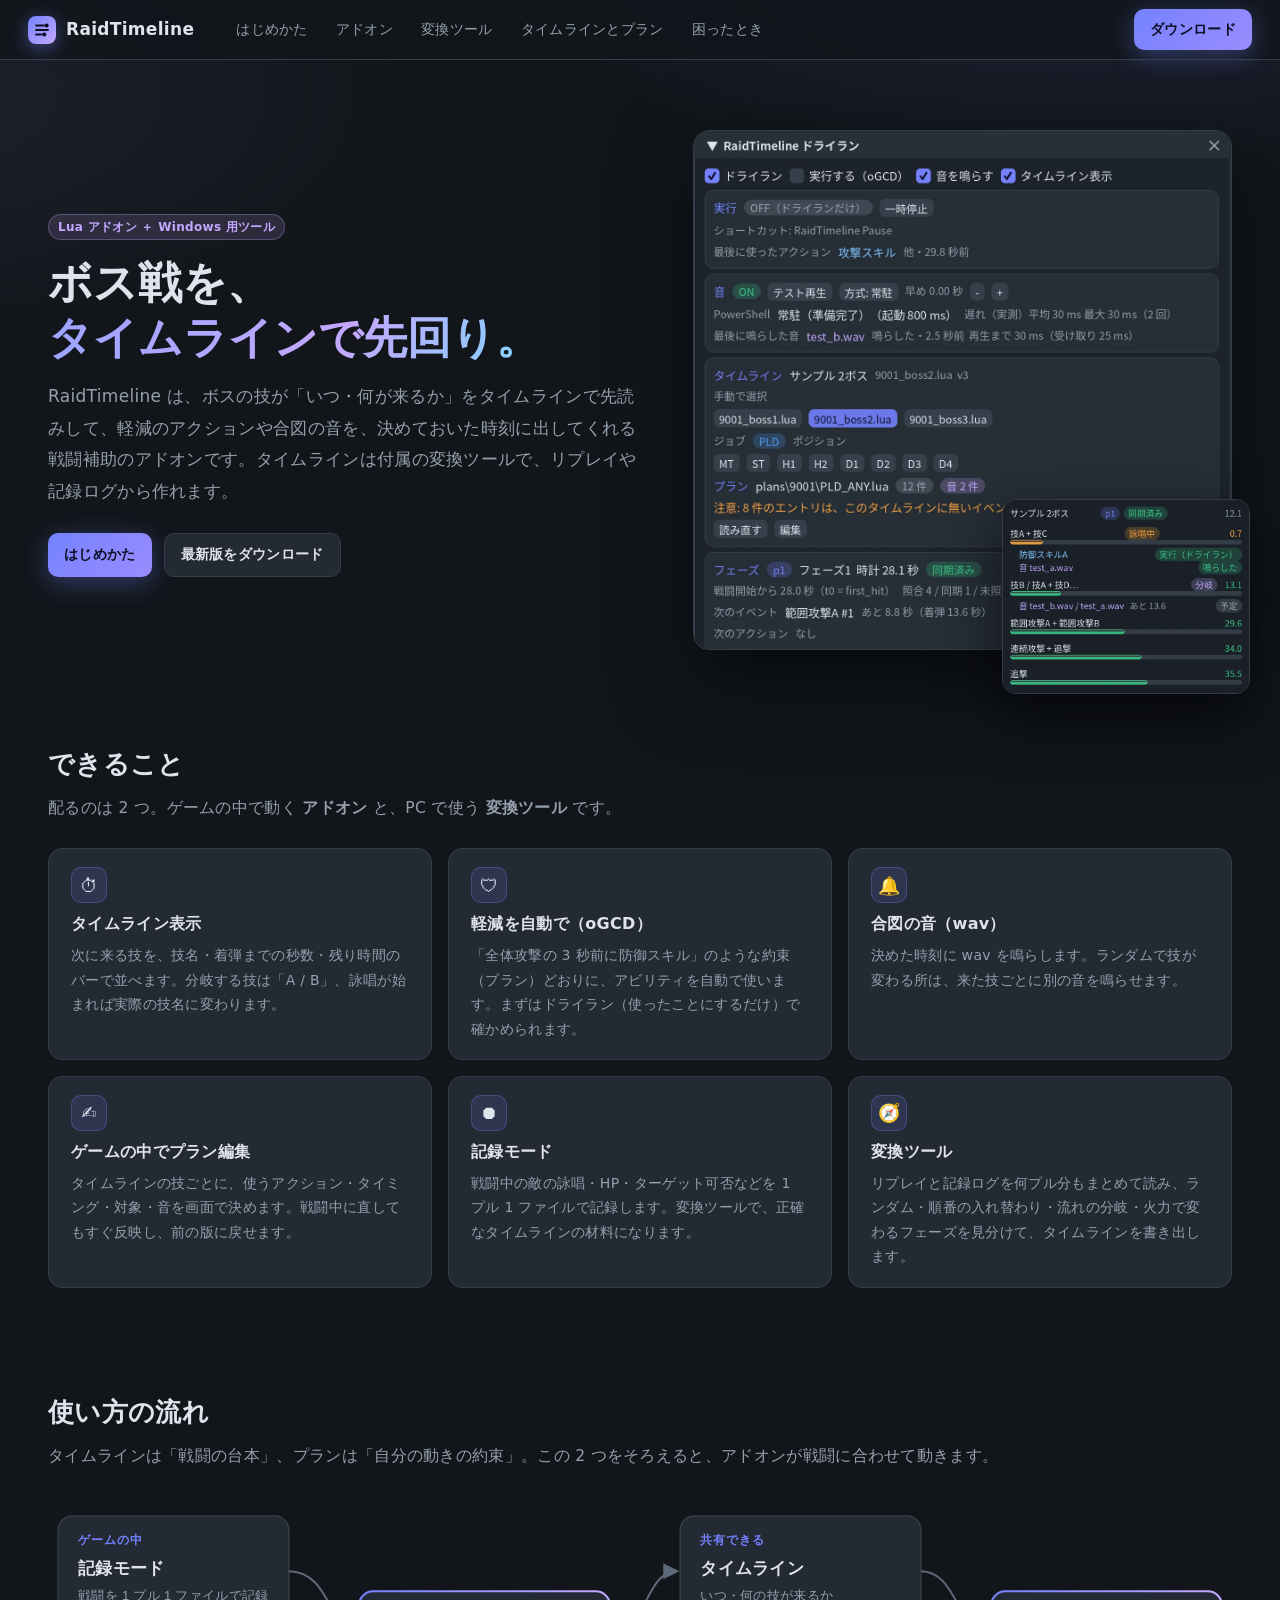
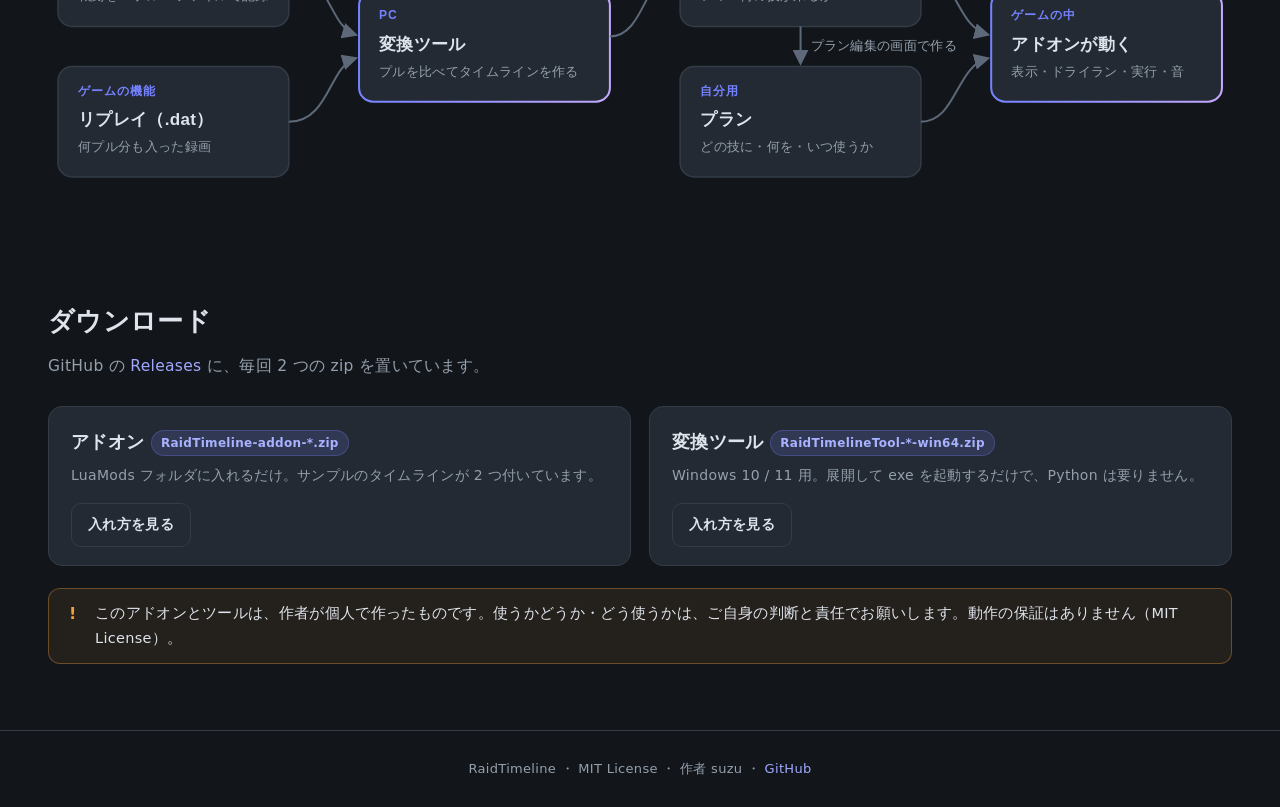
<file: docs/index.html>
<!DOCTYPE html>
<html lang="ja">
<head>
<meta charset="utf-8">
<meta name="viewport" content="width=device-width, initial-scale=1">
<meta name="robots" content="noindex, nofollow, noarchive, noimageindex">
<meta name="googlebot" content="noindex, nofollow">
<meta name="referrer" content="no-referrer">
<title>RaidTimeline</title>
<link rel="stylesheet" href="assets/style.css">
<link rel="icon" href="data:image/svg+xml,%3Csvg xmlns='http://www.w3.org/2000/svg' viewBox='0 0 24 24'%3E%3Crect width='24' height='24' rx='6' fill='%237482ff'/%3E%3Cpath d='M5 7h9M5 12h14M5 17h6' stroke='%230d0f26' stroke-width='2.4' stroke-linecap='round'/%3E%3C/svg%3E">
</head>
<body>
<header class="topbar">
  <a class="brand" href="index.html"><span class="logo"><svg viewBox="0 0 24 24" fill="none" stroke="#0d0f26" stroke-width="2.4" stroke-linecap="round"><path d="M4 6h10M4 12h16M4 18h7"/><circle cx="18" cy="6" r="1.6" fill="#0d0f26"/><circle cx="15" cy="18" r="1.6" fill="#0d0f26"/></svg></span>RaidTimeline</a>
  <nav class="topnav"><a href="start.html">はじめかた</a><a href="addon.html">アドオン</a><a href="converter.html">変換ツール</a><a href="timeline.html">タイムラインとプラン</a><a href="faq.html">困ったとき</a></nav>
  <span class="spacer"></span>
  <a class="btn primary" href="https://github.com/suzuno1212/RaidTimeline/releases/latest">ダウンロード</a>
</header>
<!-- title:ホーム -->
<section class="hero">
  <div>
    <span class="badge acc">Lua アドオン ＋ Windows 用ツール</span>
    <h1 style="margin-top:14px">ボス戦を、<br><span class="grad">タイムラインで先回り。</span></h1>
    <p>RaidTimeline は、ボスの技が「いつ・何が来るか」をタイムラインで先読みして、軽減のアクションや合図の音を、決めておいた時刻に出してくれる戦闘補助のアドオンです。タイムラインは付属の変換ツールで、リプレイや記録ログから作れます。</p>
    <div class="cta">
      <a class="btn primary" href="start.html">はじめかた</a>
      <a class="btn" href="https://github.com/suzuno1212/RaidTimeline/releases/latest">最新版をダウンロード</a>
    </div>
  </div>
  <div class="shot">
    <img src="img/addon_dryrun.webp" alt="ドライランの画面" style="max-height:520px;object-fit:cover;object-position:top">
    <img class="float" src="img/addon_tv.webp" alt="タイムライン表示">
  </div>
</section>

<section class="section">
  <h2>できること</h2>
  <p class="sub">配るのは 2 つ。ゲームの中で動く <b>アドオン</b> と、PC で使う <b>変換ツール</b> です。</p>
  <div class="grid three">
    <div class="card feature"><div class="icon">⏱</div><h3>タイムライン表示</h3><p>次に来る技を、技名・着弾までの秒数・残り時間のバーで並べます。分岐する技は「A / B」、詠唱が始まれば実際の技名に変わります。</p></div>
    <div class="card feature"><div class="icon">🛡</div><h3>軽減を自動で（oGCD）</h3><p>「全体攻撃の 3 秒前に防御スキル」のような約束（プラン）どおりに、アビリティを自動で使います。まずはドライラン（使ったことにするだけ）で確かめられます。</p></div>
    <div class="card feature"><div class="icon">🔔</div><h3>合図の音（wav）</h3><p>決めた時刻に wav を鳴らします。ランダムで技が変わる所は、来た技ごとに別の音を鳴らせます。</p></div>
    <div class="card feature"><div class="icon">✍</div><h3>ゲームの中でプラン編集</h3><p>タイムラインの技ごとに、使うアクション・タイミング・対象・音を画面で決めます。戦闘中に直してもすぐ反映し、前の版に戻せます。</p></div>
    <div class="card feature"><div class="icon">⏺</div><h3>記録モード</h3><p>戦闘中の敵の詠唱・HP・ターゲット可否などを 1 プル 1 ファイルで記録します。変換ツールで、正確なタイムラインの材料になります。</p></div>
    <div class="card feature"><div class="icon">🧭</div><h3>変換ツール</h3><p>リプレイと記録ログを何プル分もまとめて読み、ランダム・順番の入れ替わり・流れの分岐・火力で変わるフェーズを見分けて、タイムラインを書き出します。</p></div>
  </div>
</section>

<section class="section flow">
  <h2>使い方の流れ</h2>
  <p class="sub">タイムラインは「戦闘の台本」、プランは「自分の動きの約束」。この 2 つをそろえると、アドオンが戦闘に合わせて動きます。</p>
  <svg viewBox="0 0 1180 300" role="img" aria-label="記録・リプレイから変換ツールでタイムラインを作り、プランと合わせてアドオンが動く流れ">
    <defs>
      <linearGradient id="g1" x1="0" x2="1"><stop offset="0" stop-color="#7482ff"/><stop offset="1" stop-color="#c4a8ff"/></linearGradient>
      <marker id="ar" viewBox="0 0 10 10" refX="8" refY="5" markerWidth="8" markerHeight="8" orient="auto"><path d="M0,0 L10,5 L0,10 z" fill="#5d6878"/></marker>
    </defs>
    <style>
      .bx{fill:#232a33;stroke:#333c47;stroke-width:1.5}
      .hl{fill:#232a33;stroke:url(#g1);stroke-width:2}
      .t1{fill:#dfe4ec;font:700 17px 'Noto Sans JP','Hiragino Sans','Yu Gothic UI',sans-serif}
      .t2{fill:#95a0ad;font:13px 'Noto Sans JP','Hiragino Sans','Yu Gothic UI',sans-serif}
      .ln{stroke:#5d6878;stroke-width:2;fill:none;marker-end:url(#ar)}
      .tag{fill:#7482ff;font:700 12px 'Noto Sans JP',sans-serif;letter-spacing:.08em}
    </style>
    <rect class="bx" x="10" y="20" width="230" height="110" rx="14"/>
    <text class="tag" x="30" y="48">ゲームの中</text><text class="t1" x="30" y="78">記録モード</text><text class="t2" x="30" y="104">戦闘を 1 プル 1 ファイルで記録</text>
    <rect class="bx" x="10" y="170" width="230" height="110" rx="14"/>
    <text class="tag" x="30" y="198">ゲームの機能</text><text class="t1" x="30" y="228">リプレイ（.dat）</text><text class="t2" x="30" y="254">何プル分も入った録画</text>
    <rect class="hl" x="310" y="95" width="250" height="110" rx="14"/>
    <text class="tag" x="330" y="123">PC</text><text class="t1" x="330" y="153">変換ツール</text><text class="t2" x="330" y="179">プルを比べてタイムラインを作る</text>
    <rect class="bx" x="630" y="20" width="240" height="110" rx="14"/>
    <text class="tag" x="650" y="48">共有できる</text><text class="t1" x="650" y="78">タイムライン</text><text class="t2" x="650" y="104">いつ・何の技が来るか</text>
    <rect class="bx" x="630" y="170" width="240" height="110" rx="14"/>
    <text class="tag" x="650" y="198">自分用</text><text class="t1" x="650" y="228">プラン</text><text class="t2" x="650" y="254">どの技に・何を・いつ使うか</text>
    <rect class="hl" x="940" y="95" width="230" height="110" rx="14"/>
    <text class="tag" x="960" y="123">ゲームの中</text><text class="t1" x="960" y="153">アドオンが動く</text><text class="t2" x="960" y="179">表示・ドライラン・実行・音</text>
    <path class="ln" d="M240,75 C280,75 280,130 306,138"/>
    <path class="ln" d="M240,225 C280,225 280,170 306,162"/>
    <path class="ln" d="M560,140 C595,140 595,75 626,75"/>
    <path class="ln" d="M750,130 L750,166"/>
    <text class="t2" x="760" y="153">プラン編集の画面で作る</text>
    <path class="ln" d="M870,75 C905,75 905,130 936,138"/>
    <path class="ln" d="M870,225 C905,225 905,170 936,162"/>
  </svg>
</section>

<section class="section">
  <h2>ダウンロード</h2>
  <p class="sub">GitHub の <a href="https://github.com/suzuno1212/RaidTimeline/releases/latest">Releases</a> に、毎回 2 つの zip を置いています。</p>
  <div class="dl">
    <div class="card"><h3>アドオン <span class="badge">RaidTimeline-addon-*.zip</span></h3><p>LuaMods フォルダに入れるだけ。サンプルのタイムラインが 2 つ付いています。</p><a class="btn" href="start.html#addon">入れ方を見る</a></div>
    <div class="card"><h3>変換ツール <span class="badge">RaidTimelineTool-*-win64.zip</span></h3><p>Windows 10 / 11 用。展開して exe を起動するだけで、Python は要りません。</p><a class="btn" href="start.html#tool">入れ方を見る</a></div>
  </div>
  <div class="warn" style="margin-top:22px">このアドオンとツールは、作者が個人で作ったものです。使うかどうか・どう使うかは、ご自身の判断と責任でお願いします。動作の保証はありません（MIT License）。</div>
</section>
<footer>RaidTimeline ・ MIT License ・ 作者 suzu ・ <a href="https://github.com/suzuno1212/RaidTimeline">GitHub</a></footer>
<script src="assets/site.js"></script>
</body>
</html>
</file>
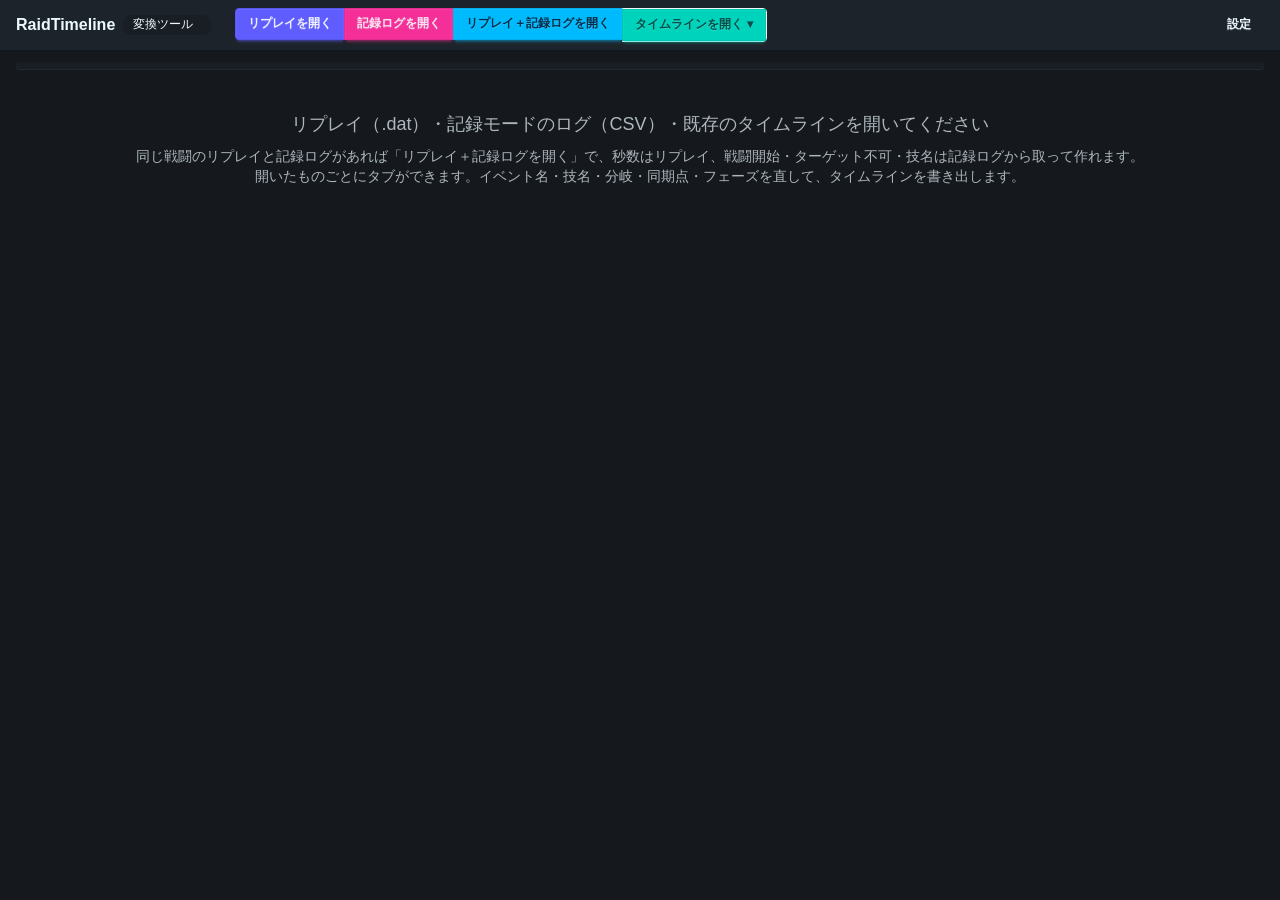
<file: converter/ui/index.html>
<!DOCTYPE html>
<html lang="ja" data-theme="dark">
<head>
  <meta charset="utf-8">
  <meta name="viewport" content="width=device-width, initial-scale=1">
  <title>RaidTimeline 変換ツール</title>
  <!-- オフラインで動くよう同梱：daisyUI 5（ビルド済み CSS）＋ Tailwind CSS 4（ブラウザ版） -->
  <link rel="stylesheet" href="static/daisyui.css">
  <script src="static/tailwind.js"></script>
  <style>
    body { font-family: "Segoe UI", "Yu Gothic UI", "Meiryo", sans-serif; }
    .mono { font-family: "Cascadia Mono", Consolas, "MS Gothic", monospace; }
    .ev-off { opacity: .38; }
    .ev-off .ev-name, .ev-off .ev-act { text-decoration: line-through; }
    table.events td, table.events th { padding: 3px 6px; vertical-align: middle; white-space: nowrap; }
    .badge { white-space: nowrap; }
    table.events input.input { height: 1.6rem; min-height: 1.6rem; }
    #preview { white-space: pre; }
    .sticky-head th { position: sticky; top: 0; z-index: 1; }
  </style>
</head>
<body class="bg-base-300 min-h-screen text-sm">

  <!-- ヘッダー：開く -->
  <div class="navbar bg-base-100 shadow px-4 sticky top-0 z-20 gap-2 min-h-12">
    <div class="flex items-center gap-2 flex-1">
      <span class="text-base font-bold">RaidTimeline</span>
      <span class="badge badge-ghost badge-sm">変換ツール <span id="toolVer" class="opacity-70"></span></span>
      <div class="join ml-4">
        <button id="btnReplay" class="btn btn-sm btn-primary join-item">リプレイを開く</button>
        <button id="btnLogs" class="btn btn-sm btn-secondary join-item">記録ログを開く</button>
        <button id="btnBoth" class="btn btn-sm btn-info join-item" title="同じ戦闘のリプレイと記録ログを組にして、両方の情報でタイムラインを作ります">リプレイ＋記録ログを開く</button>
        <div class="dropdown join-item">
          <div tabindex="0" role="button" class="btn btn-sm btn-accent join-item">タイムラインを開く ▾</div>
          <ul tabindex="0" id="tlMenu" class="dropdown-content menu bg-base-200 rounded-box z-30 w-72 p-2 shadow max-h-96 overflow-auto flex-nowrap"></ul>
        </div>
      </div>
    </div>
    <span id="busy" class="loading loading-spinner loading-sm hidden"></span>
    <button id="btnSettings" class="btn btn-sm btn-ghost">設定</button>
  </div>

  <!-- タブ -->
  <div class="px-4 pt-3">
    <div id="tabs" role="tablist" class="tabs tabs-box tabs-sm bg-base-200 flex-wrap"></div>
  </div>

  <div id="empty" class="p-10 text-center opacity-70">
    <p class="text-lg mb-2">リプレイ（.dat）・記録モードのログ（CSV）・既存のタイムラインを開いてください</p>
    <p>同じ戦闘のリプレイと記録ログがあれば「リプレイ＋記録ログを開く」で、秒数はリプレイ、戦闘開始・ターゲット不可・技名は記録ログから取って作れます。</p>
    <p>開いたものごとにタブができます。イベント名・技名・分岐・同期点・フェーズを直して、タイムラインを書き出します。</p>
    <p id="emptyInfo" class="mt-4 mono text-xs"></p>
  </div>

  <!-- タブの中身 -->
  <main id="main" class="hidden p-4 grid grid-cols-12 gap-4">

    <!-- 左：材料（プル・戦闘・フェーズの区切り） -->
    <section class="col-span-12 xl:col-span-3 2xl:col-span-3 flex flex-col gap-4 min-w-80">
      <div class="card bg-base-100 shadow-sm">
        <div class="card-body p-4 gap-2">
          <h2 class="card-title text-base" id="srcTitle">材料</h2>
          <div id="srcBody"></div>
        </div>
      </div>
      <div class="card bg-base-100 shadow-sm" id="phaseCard">
        <div class="card-body p-4 gap-2">
          <h2 class="card-title text-base">フェーズの区切り</h2>
          <div id="phaseBody"></div>
        </div>
      </div>
      <div class="card bg-base-100 shadow-sm">
        <div class="card-body p-4 gap-3">
          <h2 class="card-title text-base">書き出し</h2>
          <label class="form-control">
            <span class="text-xs opacity-70">表示名（meta.name。日本語可）</span>
            <input id="mName" class="input input-sm w-full">
          </label>
          <div class="grid grid-cols-2 gap-2">
            <label><span class="text-xs opacity-70">作成者</span><input id="mAuthor" class="input input-sm w-full"></label>
            <label><span class="text-xs opacity-70">改訂番号（version）</span><input id="mVersion" type="number" min="1" class="input input-sm w-full"></label>
          </div>
          <label>
            <span class="text-xs opacity-70">ファイル名（英数字・_・-。先頭の mapid_ は自動）</span>
            <div class="join w-full">
              <span class="join-item btn btn-sm btn-disabled mono" id="fPrefix">0_</span>
              <input id="fName" class="input input-sm join-item w-full mono">
              <span class="join-item btn btn-sm btn-disabled mono">.lua</span>
            </div>
          </label>
          <label>
            <span class="text-xs opacity-70">書き出し先</span>
            <div class="join w-full">
              <input id="fDest" class="input input-sm join-item w-full mono text-xs">
              <button id="btnDest" class="btn btn-sm join-item">選ぶ</button>
            </div>
          </label>
          <label class="flex items-center gap-2 cursor-pointer">
            <input id="fNames" type="checkbox" class="checkbox checkbox-sm" checked>
            <span>直した技名を自分の names\actions.lua にも書く</span>
          </label>
          <div class="rounded border border-base-300 p-2 flex flex-col gap-1">
            <label class="flex items-center gap-2 cursor-pointer">
              <input id="fMigrate" type="checkbox" class="checkbox checkbox-sm">
              <span>プランを新しいタイムラインに移す</span>
            </label>
            <div id="migrateOpts" class="flex flex-col gap-1 pl-6 hidden">
              <label>
                <span class="text-xs opacity-70">プランが今使っているタイムライン</span>
                <select id="fSrc" class="select select-sm w-full mono"></select>
              </label>
              <label class="flex items-center gap-2 cursor-pointer">
                <input id="fMoveOld" type="checkbox" class="checkbox checkbox-sm" checked>
                <span class="text-xs">別名で書き出すときは、元のタイムラインを backup に移す</span>
              </label>
              <div class="text-xs opacity-70 leading-relaxed">
                書き出す前に、エントリごとの付け替えを見せます。プランの前の版は <span class="mono">plans\&lt;mapid&gt;\backup\</span> にとっておきます（アドオンの「元に戻す」で戻せます）。
              </div>
            </div>
          </div>
          <div class="flex gap-2">
            <button id="btnPreview" class="btn btn-sm flex-1">プレビュー</button>
            <button id="btnExport" class="btn btn-sm btn-primary flex-1">書き出す</button>
          </div>
          <div id="exportMsg"></div>
          <div class="text-xs opacity-70 leading-relaxed">
            上書きするときは、前の版を書き出し先の <span class="mono">backup\</span> に 10 世代とっておきます。
            書き出したファイルは、アドオンと同じ書き方の読み取りで読み直して確かめます。
          </div>
        </div>
      </div>
      <div class="card bg-base-100 shadow-sm">
        <div class="card-body p-4 gap-2">
          <h2 class="card-title text-base">敵（entities）</h2>
          <div id="entBody"></div>
        </div>
      </div>
      <div id="warnBox"></div>
    </section>

    <!-- 中央：イベントの一覧 -->
    <section class="col-span-12 xl:col-span-9 2xl:col-span-9 flex flex-col gap-4 min-w-0" id="phasesBox"></section>

  </main>

  <!-- プランを移す（スレッド #9） -->
  <dialog id="dlgMigrate" class="modal">
    <div class="modal-box w-11/12 max-w-5xl">
      <h3 class="font-bold mb-1" id="mgTitle">プランを移す</h3>
      <div id="mgBody" class="text-sm max-h-[65vh] overflow-auto"></div>
      <div class="modal-action">
        <form method="dialog" class="flex gap-2">
          <button class="btn btn-sm">やめる</button>
          <button id="mgOk" class="btn btn-sm btn-primary" value="ok">書き出して移す</button>
        </form>
      </div>
    </div>
    <form method="dialog" class="modal-backdrop"><button>close</button></form>
  </dialog>

  <!-- プレビュー -->
  <dialog id="dlgPreview" class="modal">
    <div class="modal-box w-11/12 max-w-6xl">
      <h3 class="font-bold mb-1" id="pvTitle">プレビュー</h3>
      <div id="pvCheck" class="mb-2"></div>
      <div class="bg-base-300 rounded p-3 max-h-[70vh] overflow-auto"><div id="preview" class="mono text-xs"></div></div>
      <div class="modal-action"><form method="dialog"><button class="btn btn-sm">閉じる</button></form></div>
    </div>
    <form method="dialog" class="modal-backdrop"><button>close</button></form>
  </dialog>

  <!-- 設定 -->
  <dialog id="dlgSettings" class="modal">
    <div class="modal-box max-w-2xl">
      <h3 class="font-bold mb-3">設定</h3>
      <div id="sFirst" class="alert alert-warning text-sm mb-3 hidden">アドオンのフォルダが見つかりませんでした。MMOminion の <span class="mono">LuaMods\RaidTimeline</span> を「選ぶ」で指定して「保存」してください（次からはこの場所を使います）。</div>
      <label class="block mb-3">
        <span class="text-xs opacity-70">アドオンのフォルダ（LuaMods\RaidTimeline）。timelines・logs・names をここから使います</span>
        <div class="join w-full">
          <input id="sLuamods" class="input input-sm join-item w-full mono text-xs">
          <button id="btnLuamods" class="btn btn-sm join-item">選ぶ</button>
        </div>
      </label>
      <label class="block mb-3">
        <span class="text-xs opacity-70">リプレイのフォルダ（最初に開く場所）</span>
        <input id="sReplay" class="input input-sm w-full mono text-xs">
      </label>
      <label class="block mb-3">
        <span class="text-xs opacity-70">作成者（新しく作るタイムラインの meta.author）</span>
        <input id="sAuthor" class="input input-sm w-full">
      </label>
      <div id="sInfo" class="text-xs opacity-80 mono"></div>
      <div class="modal-action">
        <form method="dialog" class="flex gap-2"><button class="btn btn-sm">閉じる</button></form>
        <button id="btnSaveSettings" class="btn btn-sm btn-primary">保存</button>
      </div>
    </div>
  </dialog>

  <!-- 知らせ -->
  <div class="toast toast-end z-50" id="toasts"></div>

  <script src="app.js"></script>
</body>
</html>
</file>
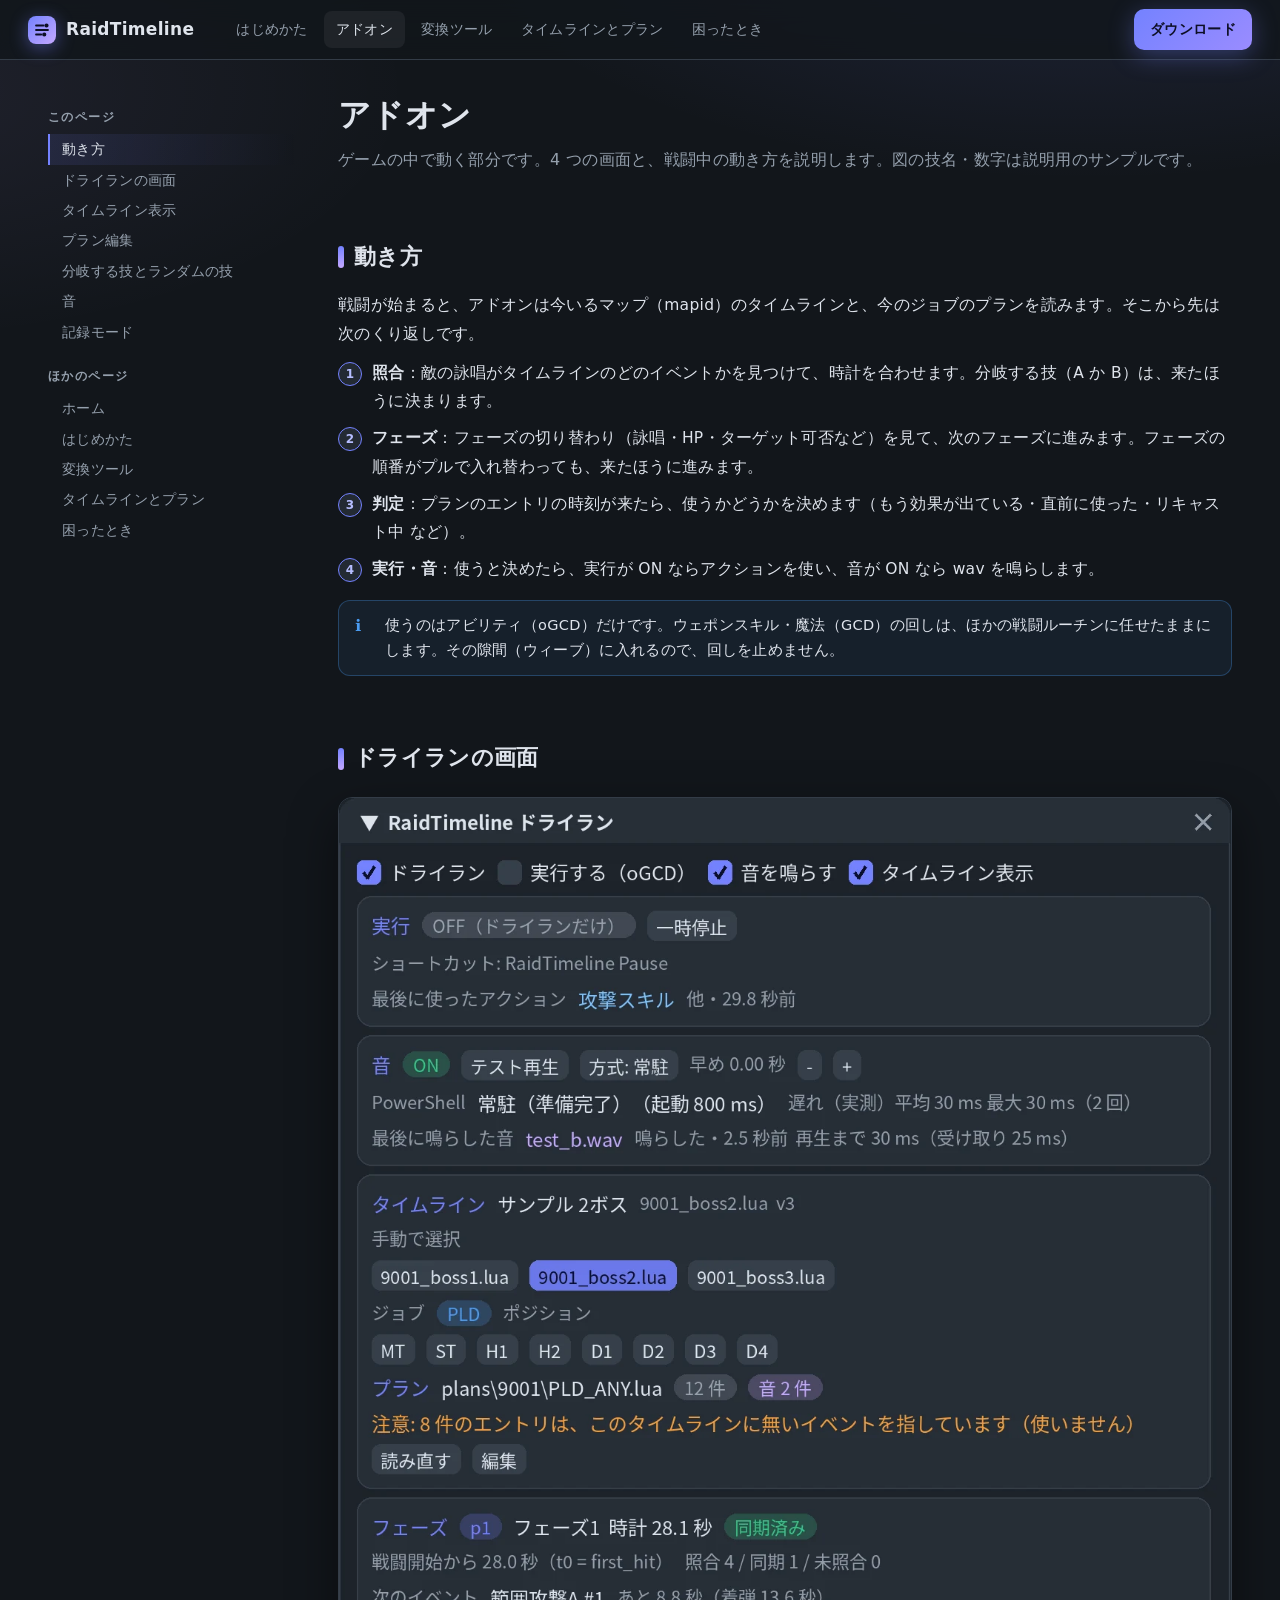
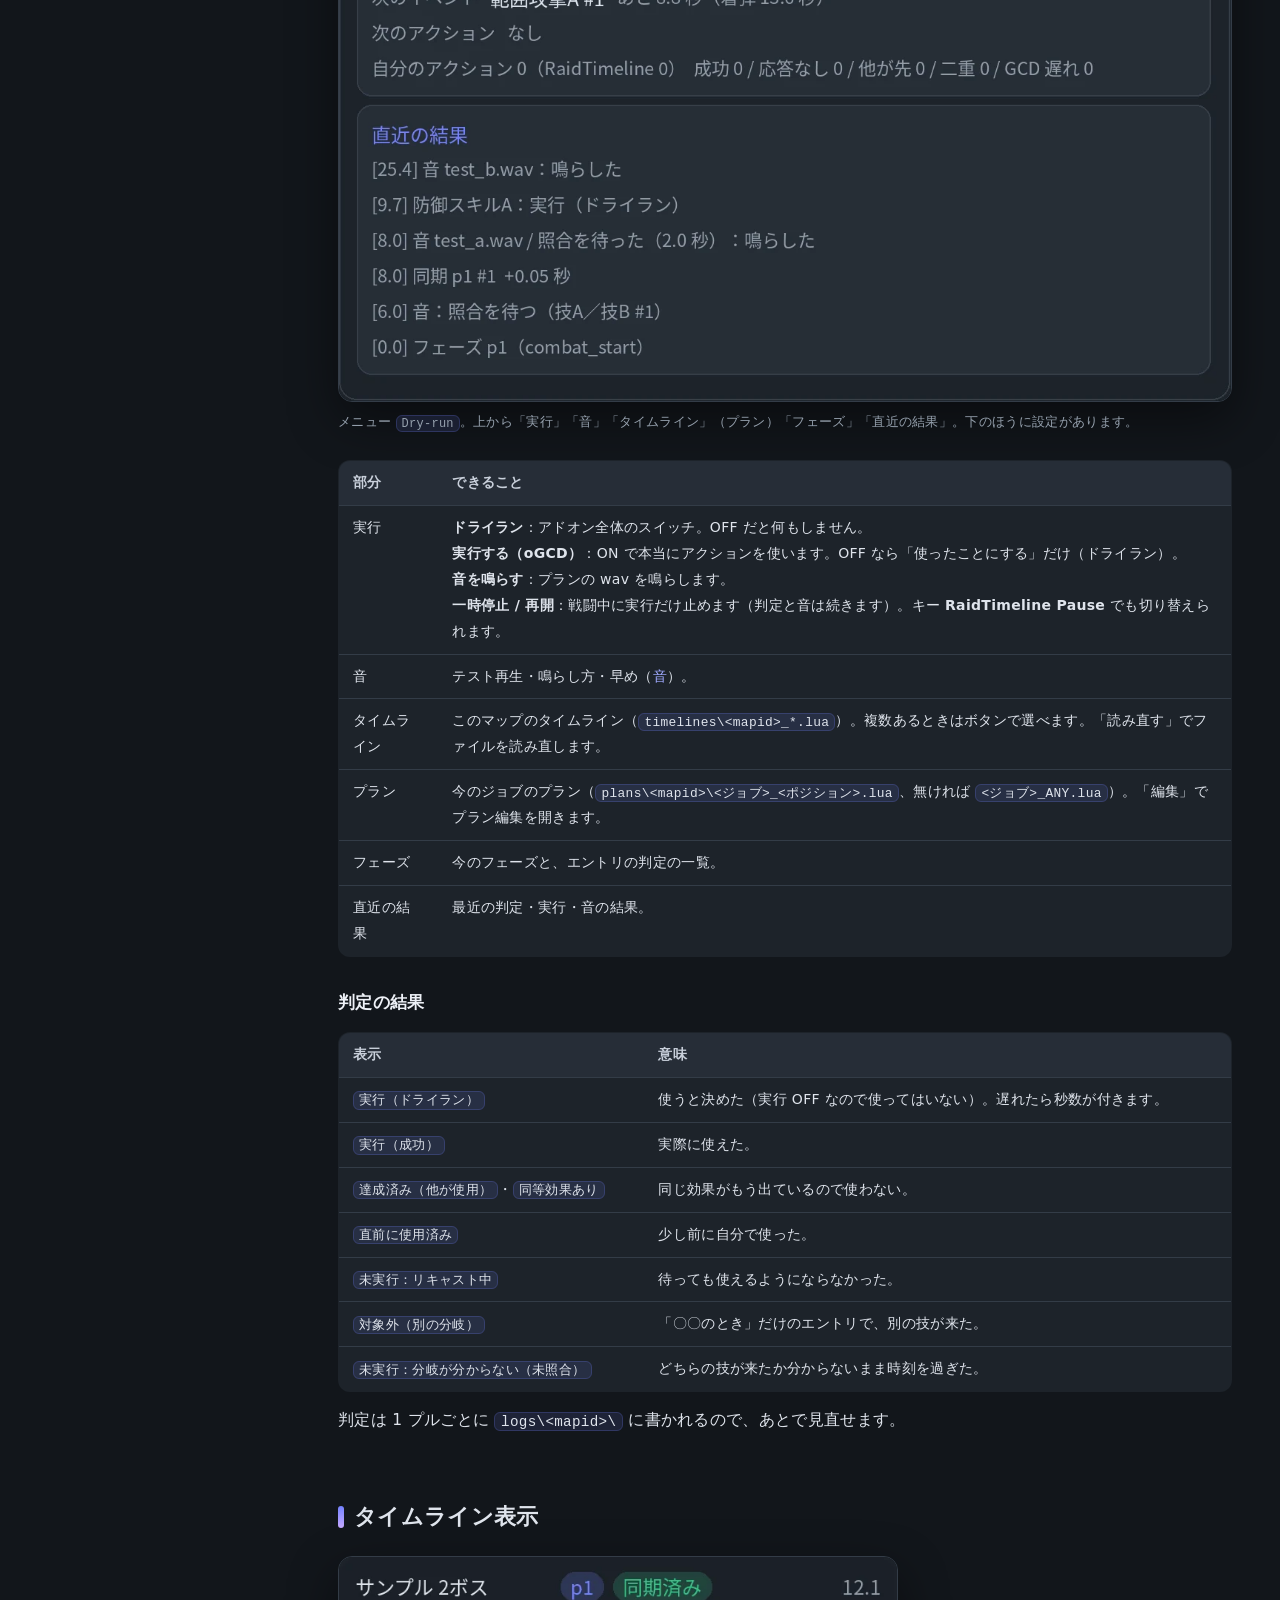
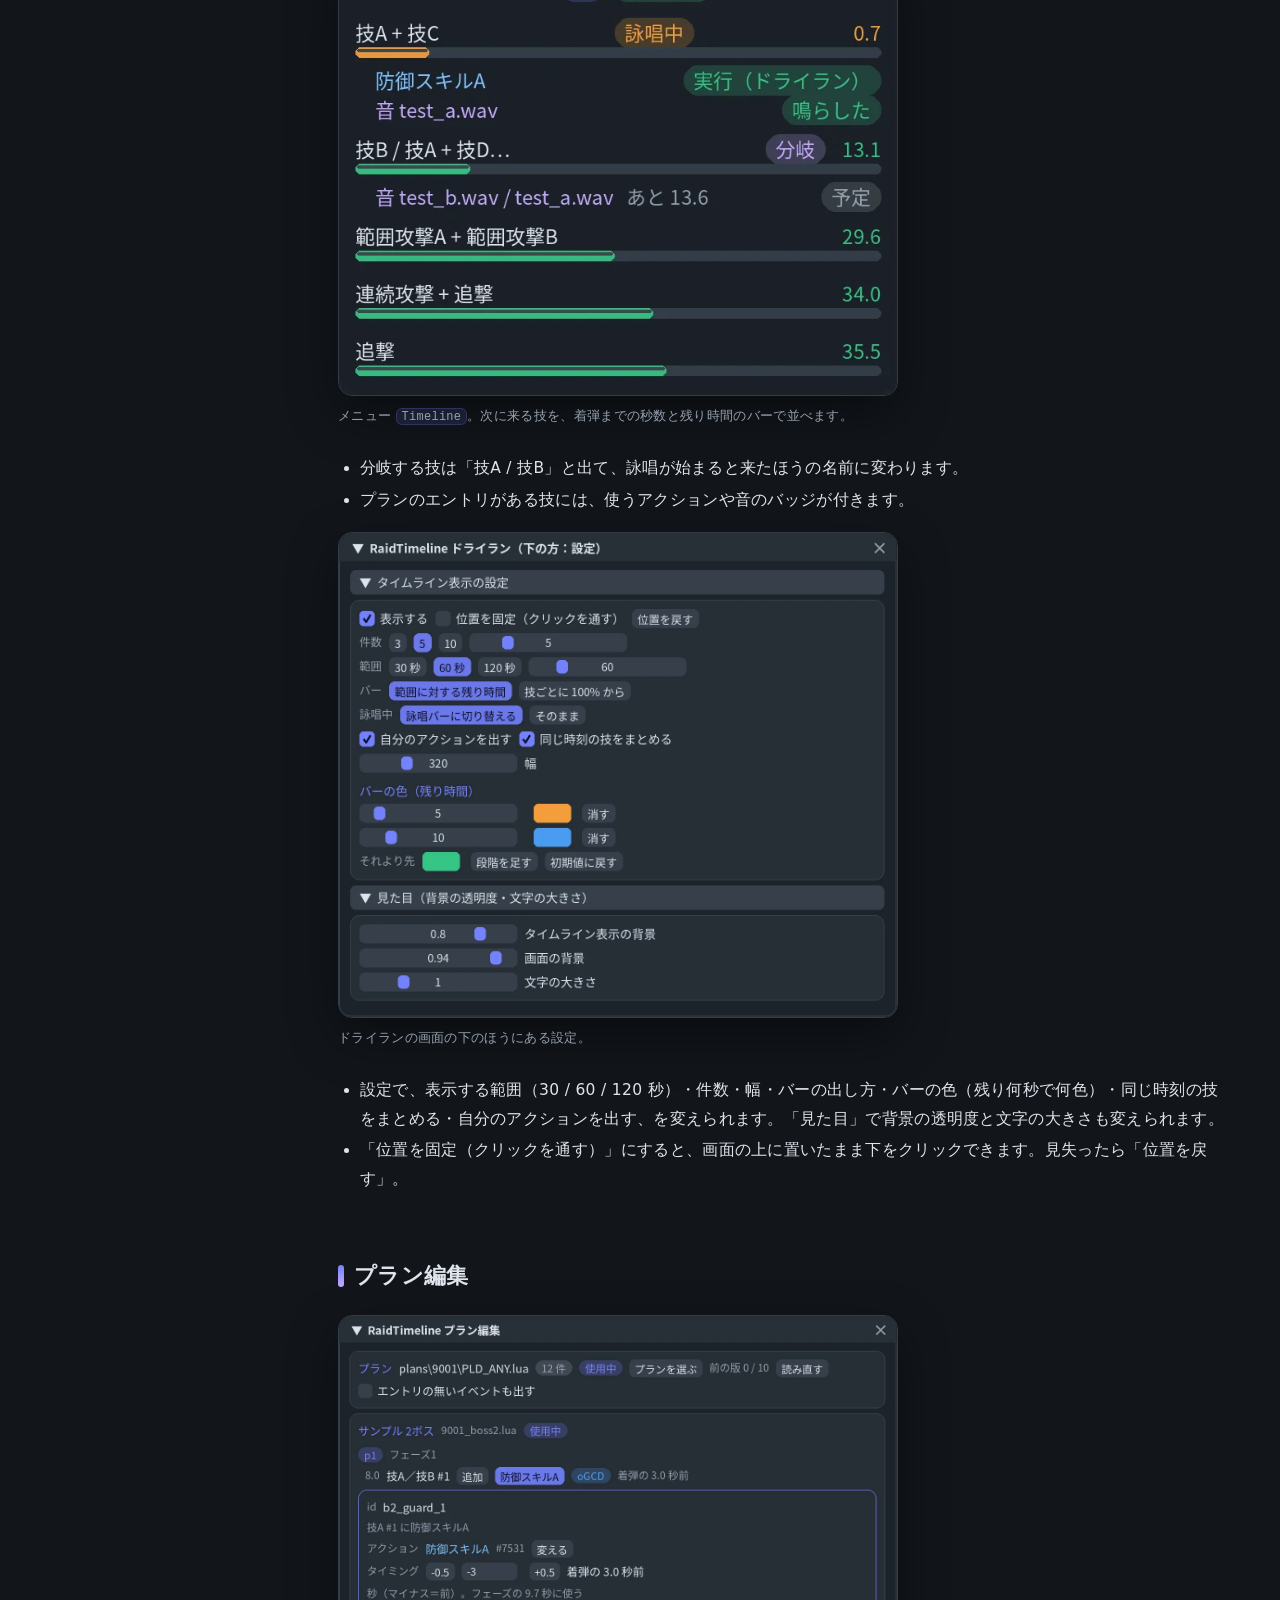
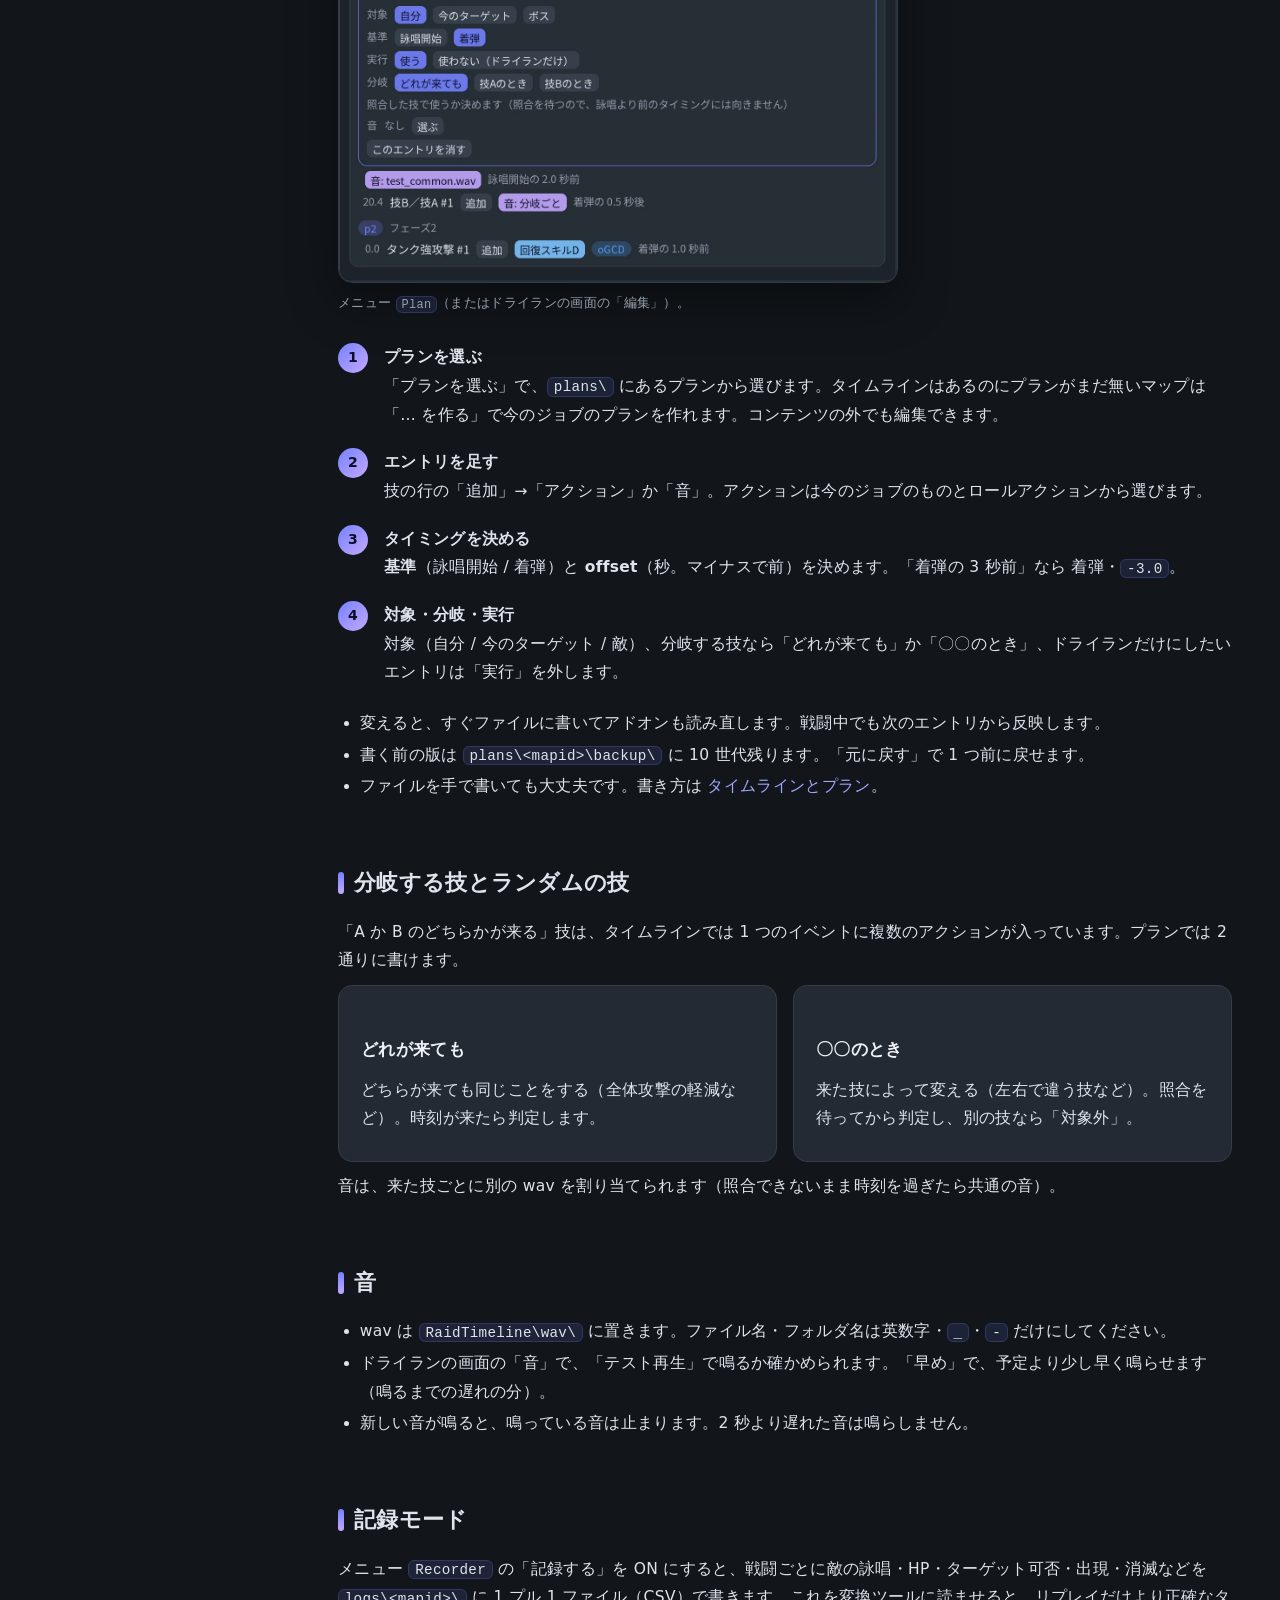
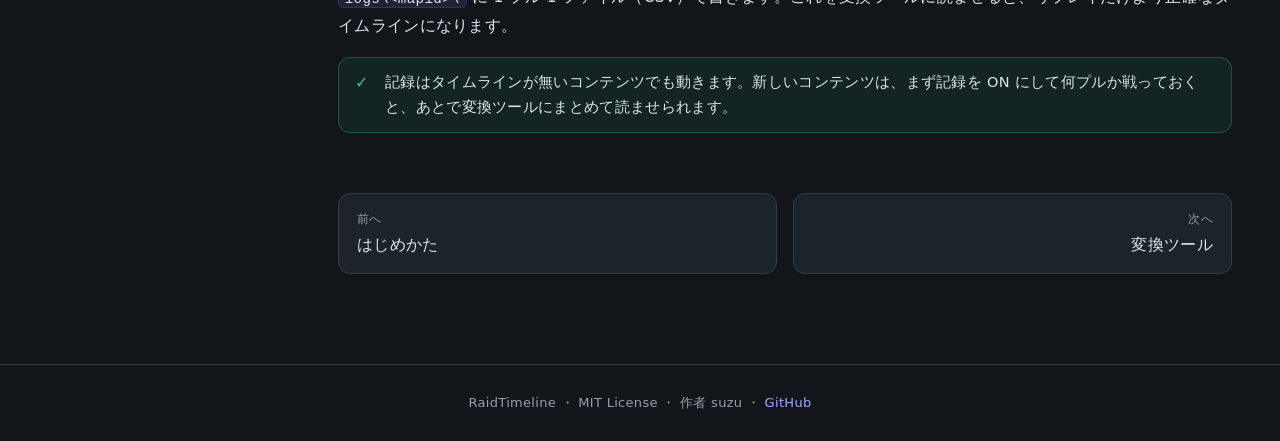
<file: docs/addon.html>
<!DOCTYPE html>
<html lang="ja">
<head>
<meta charset="utf-8">
<meta name="viewport" content="width=device-width, initial-scale=1">
<meta name="robots" content="noindex, nofollow, noarchive, noimageindex">
<meta name="googlebot" content="noindex, nofollow">
<meta name="referrer" content="no-referrer">
<title>アドオン ｜ RaidTimeline</title>
<link rel="stylesheet" href="assets/style.css">
<link rel="icon" href="data:image/svg+xml,%3Csvg xmlns='http://www.w3.org/2000/svg' viewBox='0 0 24 24'%3E%3Crect width='24' height='24' rx='6' fill='%237482ff'/%3E%3Cpath d='M5 7h9M5 12h14M5 17h6' stroke='%230d0f26' stroke-width='2.4' stroke-linecap='round'/%3E%3C/svg%3E">
</head>
<body>
<header class="topbar">
  <a class="brand" href="index.html"><span class="logo"><svg viewBox="0 0 24 24" fill="none" stroke="#0d0f26" stroke-width="2.4" stroke-linecap="round"><path d="M4 6h10M4 12h16M4 18h7"/><circle cx="18" cy="6" r="1.6" fill="#0d0f26"/><circle cx="15" cy="18" r="1.6" fill="#0d0f26"/></svg></span>RaidTimeline</a>
  <nav class="topnav"><a href="start.html">はじめかた</a><a href="addon.html" class="on">アドオン</a><a href="converter.html">変換ツール</a><a href="timeline.html">タイムラインとプラン</a><a href="faq.html">困ったとき</a></nav>
  <span class="spacer"></span>
  <a class="btn primary" href="https://github.com/suzuno1212/RaidTimeline/releases/latest">ダウンロード</a>
</header>
<div class="layout"><aside class="side"><h4>このページ</h4><a href="#how">動き方</a><a href="#dryrun">ドライランの画面</a><a href="#timeline-view">タイムライン表示</a><a href="#plan">プラン編集</a><a href="#branch">分岐する技とランダムの技</a><a href="#sound">音</a><a href="#record">記録モード</a><h4>ほかのページ</h4><a href="index.html">ホーム</a><a href="start.html">はじめかた</a><a href="converter.html">変換ツール</a><a href="timeline.html">タイムラインとプラン</a><a href="faq.html">困ったとき</a></aside><main><!-- title:アドオン -->
<h1>アドオン</h1>
<p class="lead">ゲームの中で動く部分です。4 つの画面と、戦闘中の動き方を説明します。図の技名・数字は説明用のサンプルです。</p>

<h2 id="how">動き方</h2>
<p>戦闘が始まると、アドオンは今いるマップ（mapid）のタイムラインと、今のジョブのプランを読みます。そこから先は次のくり返しです。</p>
<ol class="callouts">
  <li><b>照合</b>：敵の詠唱がタイムラインのどのイベントかを見つけて、時計を合わせます。分岐する技（A か B）は、来たほうに決まります。</li>
  <li><b>フェーズ</b>：フェーズの切り替わり（詠唱・HP・ターゲット可否など）を見て、次のフェーズに進みます。フェーズの順番がプルで入れ替わっても、来たほうに進みます。</li>
  <li><b>判定</b>：プランのエントリの時刻が来たら、使うかどうかを決めます（もう効果が出ている・直前に使った・リキャスト中 など）。</li>
  <li><b>実行・音</b>：使うと決めたら、実行が ON ならアクションを使い、音が ON なら wav を鳴らします。</li>
</ol>
<div class="note">使うのはアビリティ（oGCD）だけです。ウェポンスキル・魔法（GCD）の回しは、ほかの戦闘ルーチンに任せたままにします。その隙間（ウィーブ）に入れるので、回しを止めません。</div>

<h2 id="dryrun">ドライランの画面</h2>
<figure><img src="img/addon_dryrun.webp" alt="ドライランの画面"><figcaption>メニュー <code>Dry-run</code>。上から「実行」「音」「タイムライン」（プラン）「フェーズ」「直近の結果」。下のほうに設定があります。</figcaption></figure>
<table>
  <tr><th>部分</th><th>できること</th></tr>
  <tr><td>実行</td><td>
    <b>ドライラン</b>：アドオン全体のスイッチ。OFF だと何もしません。<br>
    <b>実行する（oGCD）</b>：ON で本当にアクションを使います。OFF なら「使ったことにする」だけ（ドライラン）。<br>
    <b>音を鳴らす</b>：プランの wav を鳴らします。<br>
    <b>一時停止 / 再開</b>：戦闘中に実行だけ止めます（判定と音は続きます）。キー <b>RaidTimeline Pause</b> でも切り替えられます。</td></tr>
  <tr><td>音</td><td>テスト再生・鳴らし方・早め（<a href="#sound">音</a>）。</td></tr>
  <tr><td>タイムライン</td><td>このマップのタイムライン（<code>timelines\&lt;mapid&gt;_*.lua</code>）。複数あるときはボタンで選べます。「読み直す」でファイルを読み直します。</td></tr>
  <tr><td>プラン</td><td>今のジョブのプラン（<code>plans\&lt;mapid&gt;\&lt;ジョブ&gt;_&lt;ポジション&gt;.lua</code>、無ければ <code>&lt;ジョブ&gt;_ANY.lua</code>）。「編集」でプラン編集を開きます。</td></tr>
  <tr><td>フェーズ</td><td>今のフェーズと、エントリの判定の一覧。</td></tr>
  <tr><td>直近の結果</td><td>最近の判定・実行・音の結果。</td></tr>
</table>

<h3>判定の結果</h3>
<table>
  <tr><th>表示</th><th>意味</th></tr>
  <tr><td><code>実行（ドライラン）</code></td><td>使うと決めた（実行 OFF なので使ってはいない）。遅れたら秒数が付きます。</td></tr>
  <tr><td><code>実行（成功）</code></td><td>実際に使えた。</td></tr>
  <tr><td><code>達成済み（他が使用）</code>・<code>同等効果あり</code></td><td>同じ効果がもう出ているので使わない。</td></tr>
  <tr><td><code>直前に使用済み</code></td><td>少し前に自分で使った。</td></tr>
  <tr><td><code>未実行：リキャスト中</code></td><td>待っても使えるようにならなかった。</td></tr>
  <tr><td><code>対象外（別の分岐）</code></td><td>「〇〇のとき」だけのエントリで、別の技が来た。</td></tr>
  <tr><td><code>未実行：分岐が分からない（未照合）</code></td><td>どちらの技が来たか分からないまま時刻を過ぎた。</td></tr>
</table>
<p>判定は 1 プルごとに <code>logs\&lt;mapid&gt;\</code> に書かれるので、あとで見直せます。</p>

<h2 id="timeline-view">タイムライン表示</h2>
<figure class="narrow"><img src="img/addon_tv.webp" alt="タイムライン表示"><figcaption>メニュー <code>Timeline</code>。次に来る技を、着弾までの秒数と残り時間のバーで並べます。</figcaption></figure>
<ul>
  <li>分岐する技は「技A / 技B」と出て、詠唱が始まると来たほうの名前に変わります。</li>
  <li>プランのエントリがある技には、使うアクションや音のバッジが付きます。</li>
</ul>
<figure class="narrow"><img src="img/addon_settings.webp" alt="タイムライン表示の設定"><figcaption>ドライランの画面の下のほうにある設定。</figcaption></figure>
<ul>
  <li>設定で、表示する範囲（30 / 60 / 120 秒）・件数・幅・バーの出し方・バーの色（残り何秒で何色）・同じ時刻の技をまとめる・自分のアクションを出す、を変えられます。「見た目」で背景の透明度と文字の大きさも変えられます。</li>
  <li>「位置を固定（クリックを通す）」にすると、画面の上に置いたまま下をクリックできます。見失ったら「位置を戻す」。</li>
</ul>

<h2 id="plan">プラン編集</h2>
<figure class="narrow"><img src="img/addon_plan.webp" alt="プラン編集の画面"><figcaption>メニュー <code>Plan</code>（またはドライランの画面の「編集」）。</figcaption></figure>
<ol class="steps">
  <li><b>プランを選ぶ</b>
    「プランを選ぶ」で、<code>plans\</code> にあるプランから選びます。タイムラインはあるのにプランがまだ無いマップは「… を作る」で今のジョブのプランを作れます。コンテンツの外でも編集できます。</li>
  <li><b>エントリを足す</b>
    技の行の「追加」→「アクション」か「音」。アクションは今のジョブのものとロールアクションから選びます。</li>
  <li><b>タイミングを決める</b>
    <b>基準</b>（詠唱開始 / 着弾）と <b>offset</b>（秒。マイナスで前）を決めます。「着弾の 3 秒前」なら 着弾・<code>-3.0</code>。</li>
  <li><b>対象・分岐・実行</b>
    対象（自分 / 今のターゲット / 敵）、分岐する技なら「どれが来ても」か「〇〇のとき」、ドライランだけにしたいエントリは「実行」を外します。</li>
</ol>
<ul>
  <li>変えると、すぐファイルに書いてアドオンも読み直します。戦闘中でも次のエントリから反映します。</li>
  <li>書く前の版は <code>plans\&lt;mapid&gt;\backup\</code> に 10 世代残ります。「元に戻す」で 1 つ前に戻せます。</li>
  <li>ファイルを手で書いても大丈夫です。書き方は <a href="timeline.html#plan">タイムラインとプラン</a>。</li>
</ul>

<h2 id="branch">分岐する技とランダムの技</h2>
<p>「A か B のどちらかが来る」技は、タイムラインでは 1 つのイベントに複数のアクションが入っています。プランでは 2 通りに書けます。</p>
<div class="grid two">
  <div class="card"><h3>どれが来ても</h3><p>どちらが来ても同じことをする（全体攻撃の軽減など）。時刻が来たら判定します。</p></div>
  <div class="card"><h3>〇〇のとき</h3><p>来た技によって変える（左右で違う技など）。照合を待ってから判定し、別の技なら「対象外」。</p></div>
</div>
<p>音は、来た技ごとに別の wav を割り当てられます（照合できないまま時刻を過ぎたら共通の音）。</p>

<h2 id="sound">音</h2>
<ul>
  <li>wav は <code>RaidTimeline\wav\</code> に置きます。ファイル名・フォルダ名は英数字・<code>_</code>・<code>-</code> だけにしてください。</li>
  <li>ドライランの画面の「音」で、「テスト再生」で鳴るか確かめられます。「早め」で、予定より少し早く鳴らせます（鳴るまでの遅れの分）。</li>
  <li>新しい音が鳴ると、鳴っている音は止まります。2 秒より遅れた音は鳴らしません。</li>
</ul>

<h2 id="record">記録モード</h2>
<p>メニュー <code>Recorder</code> の「記録する」を ON にすると、戦闘ごとに敵の詠唱・HP・ターゲット可否・出現・消滅などを <code>logs\&lt;mapid&gt;\</code> に 1 プル 1 ファイル（CSV）で書きます。これを変換ツールに読ませると、リプレイだけより正確なタイムラインになります。</p>
<div class="tip">記録はタイムラインが無いコンテンツでも動きます。新しいコンテンツは、まず記録を ON にして何プルか戦っておくと、あとで変換ツールにまとめて読ませられます。</div>
<div class="pager"><a href="start.html"><small>前へ</small>はじめかた</a><a class="next" href="converter.html"><small>次へ</small>変換ツール</a></div></main></div>
<footer>RaidTimeline ・ MIT License ・ 作者 suzu ・ <a href="https://github.com/suzuno1212/RaidTimeline">GitHub</a></footer>
<script src="assets/site.js"></script>
</body>
</html>
</file>
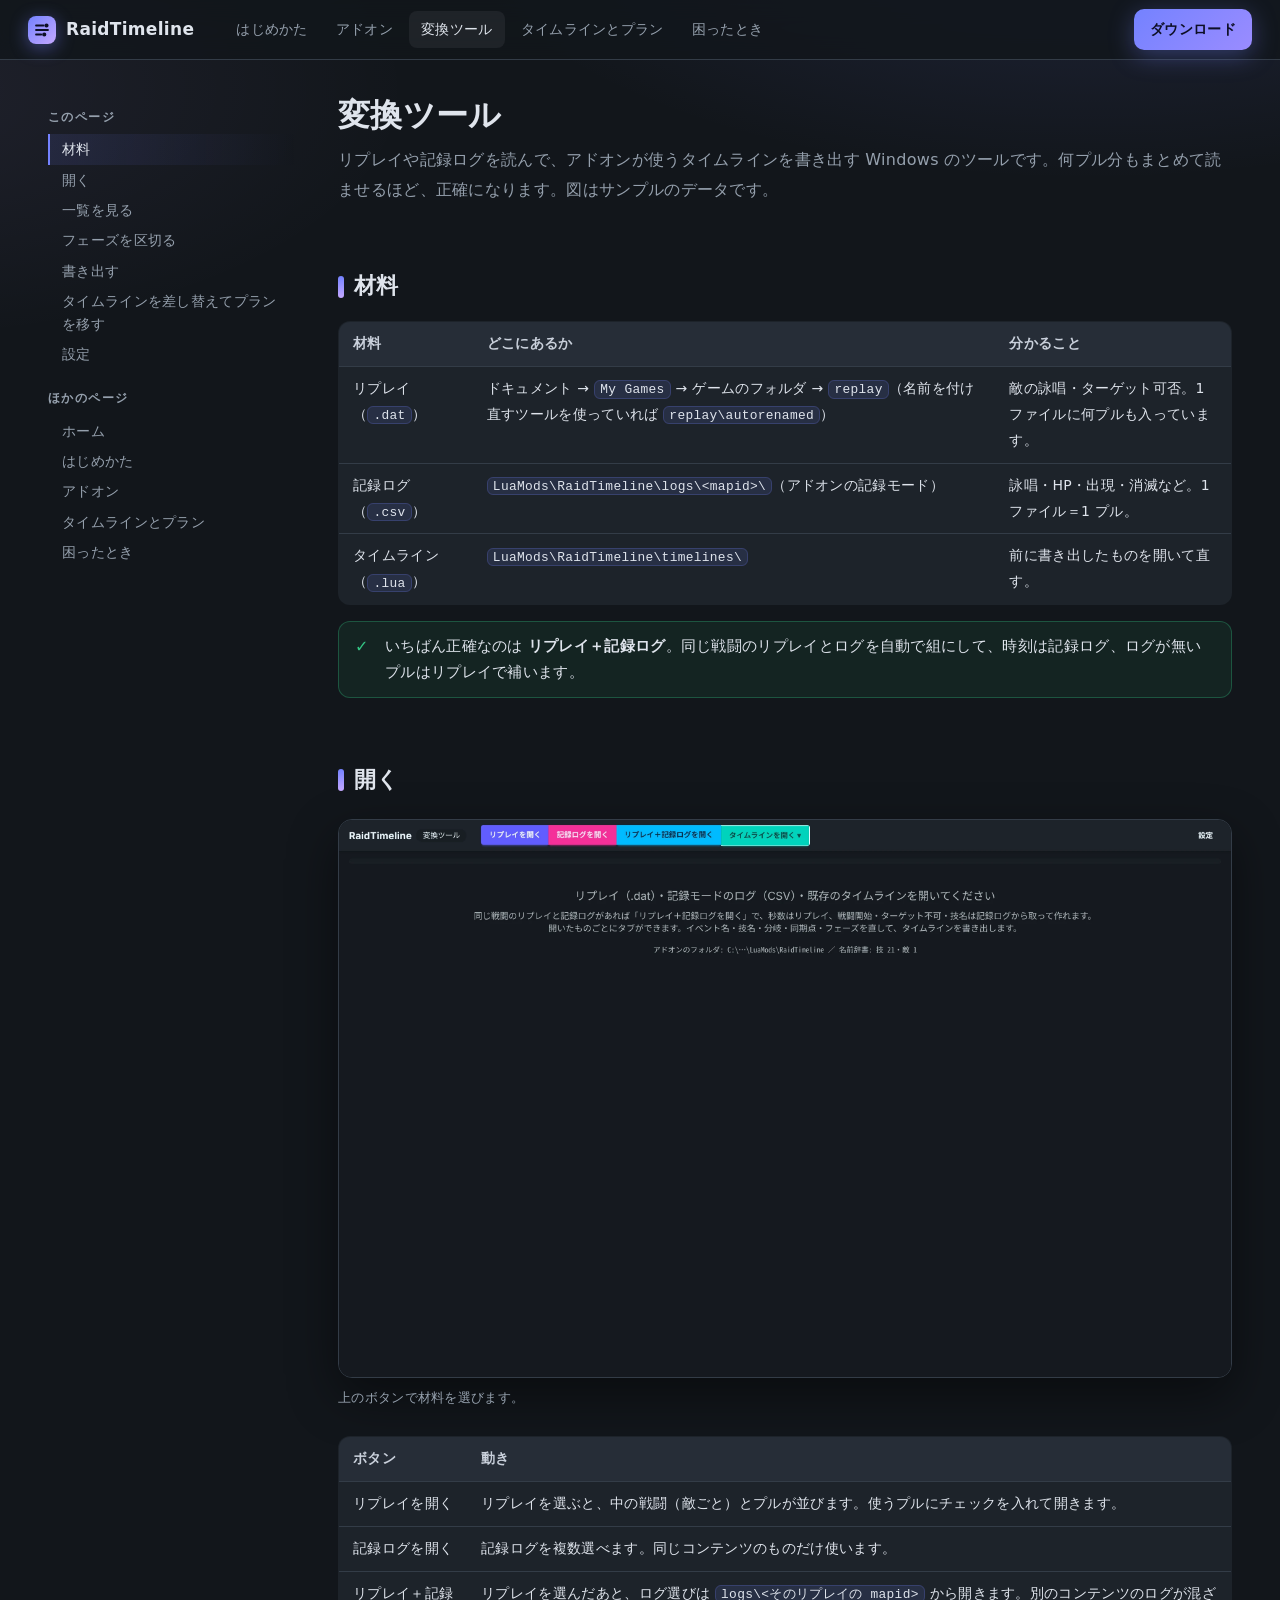
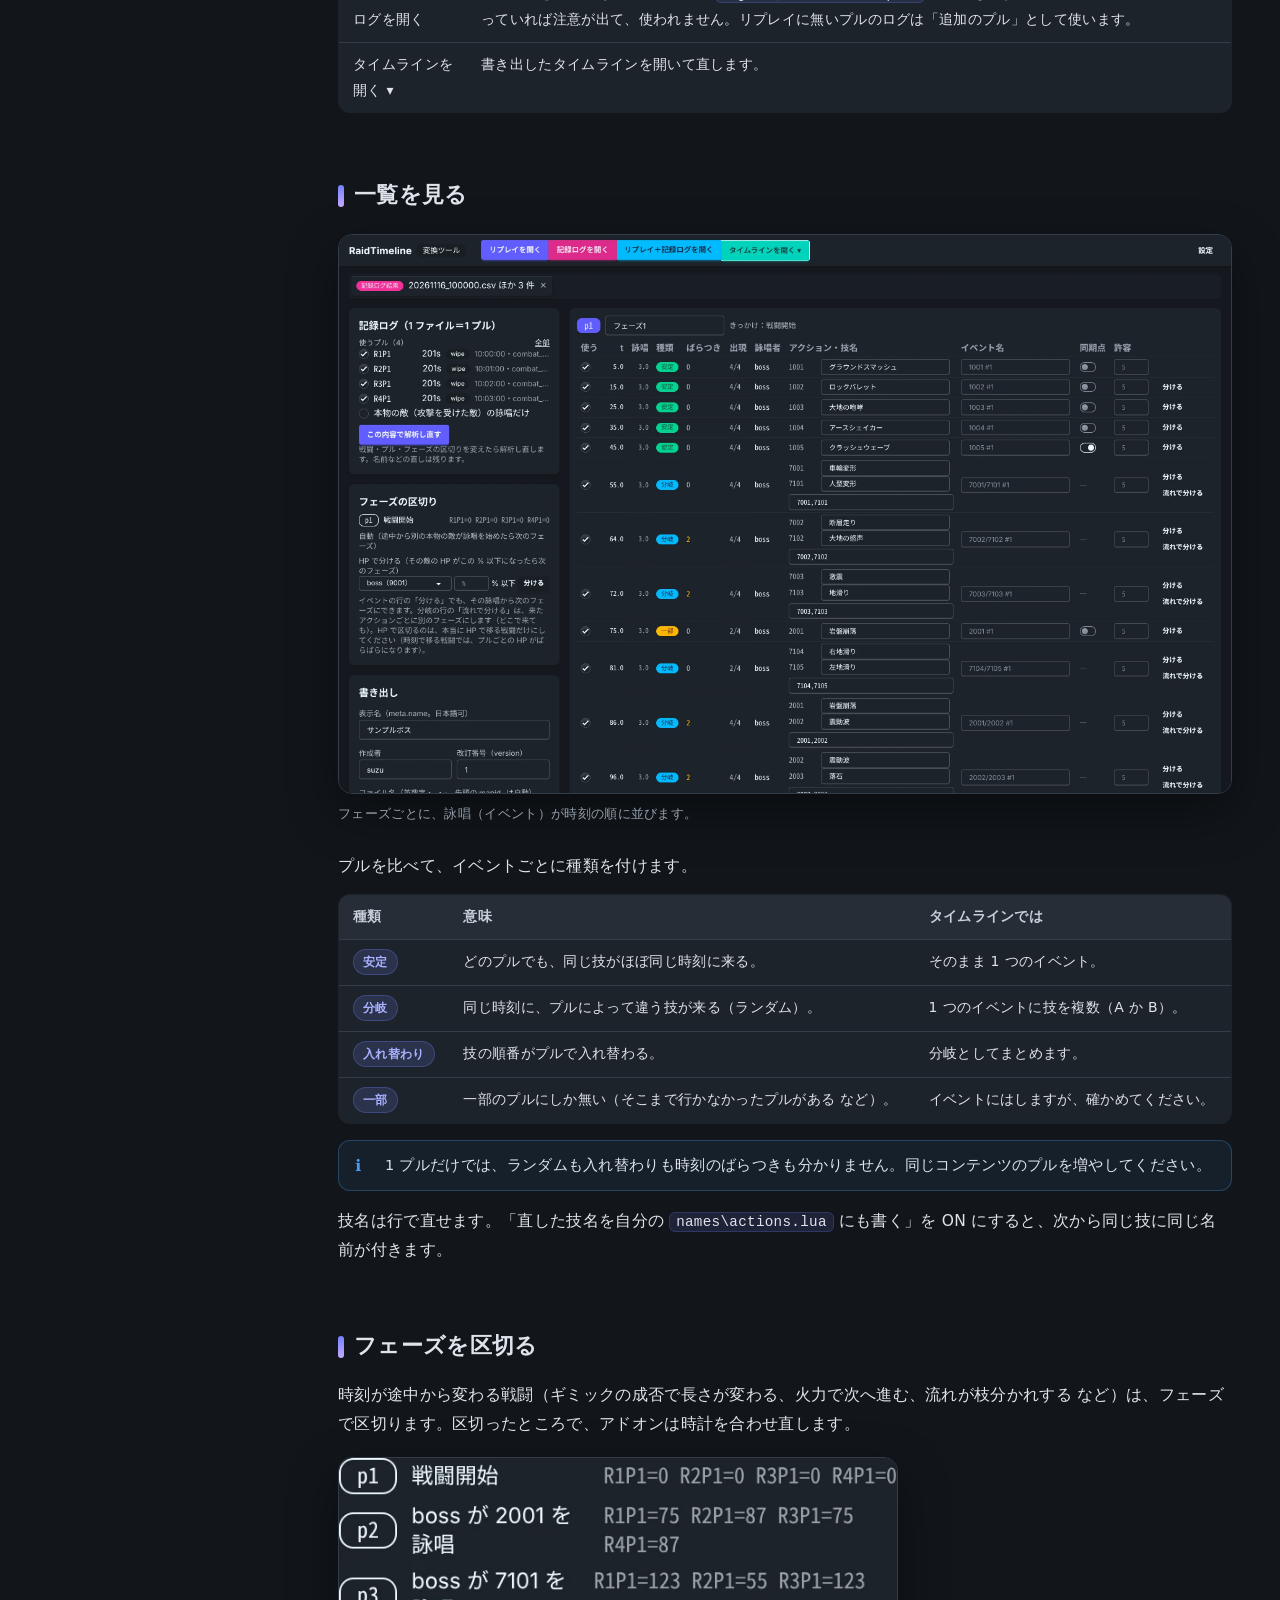
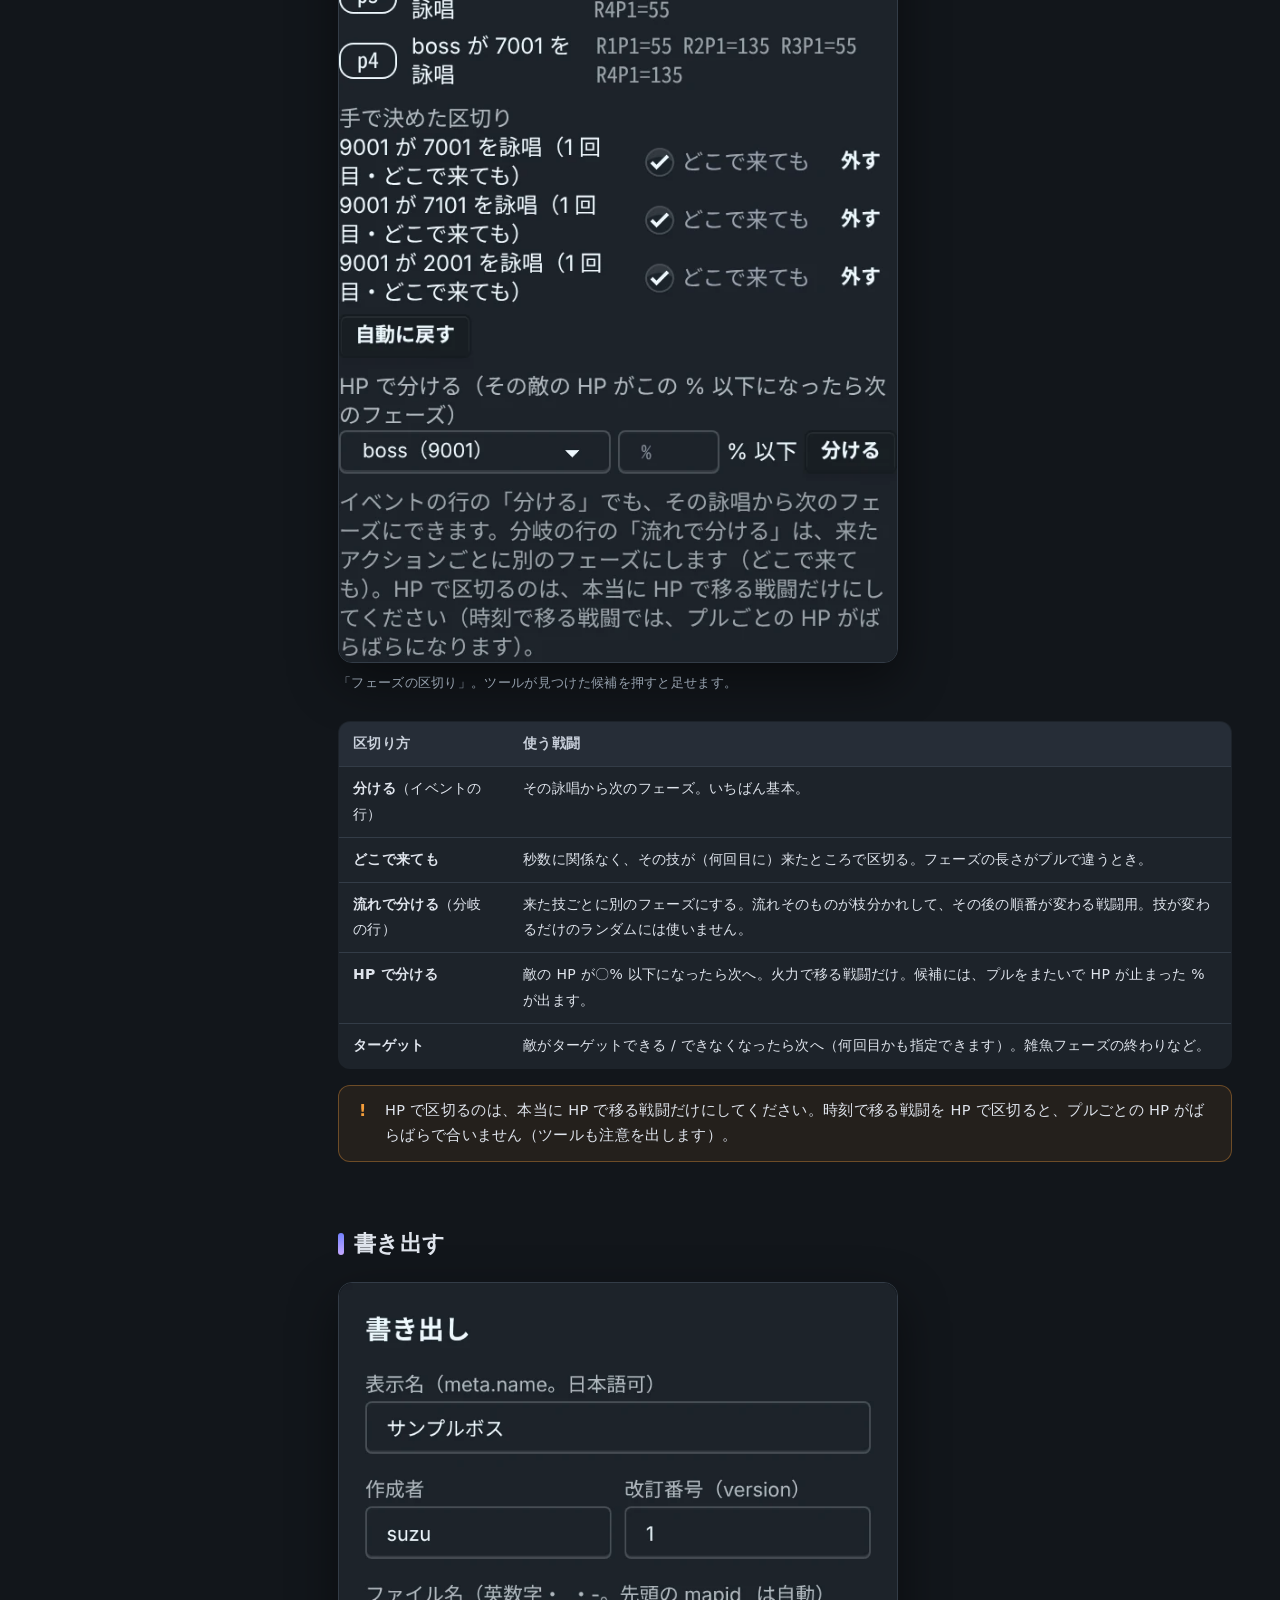
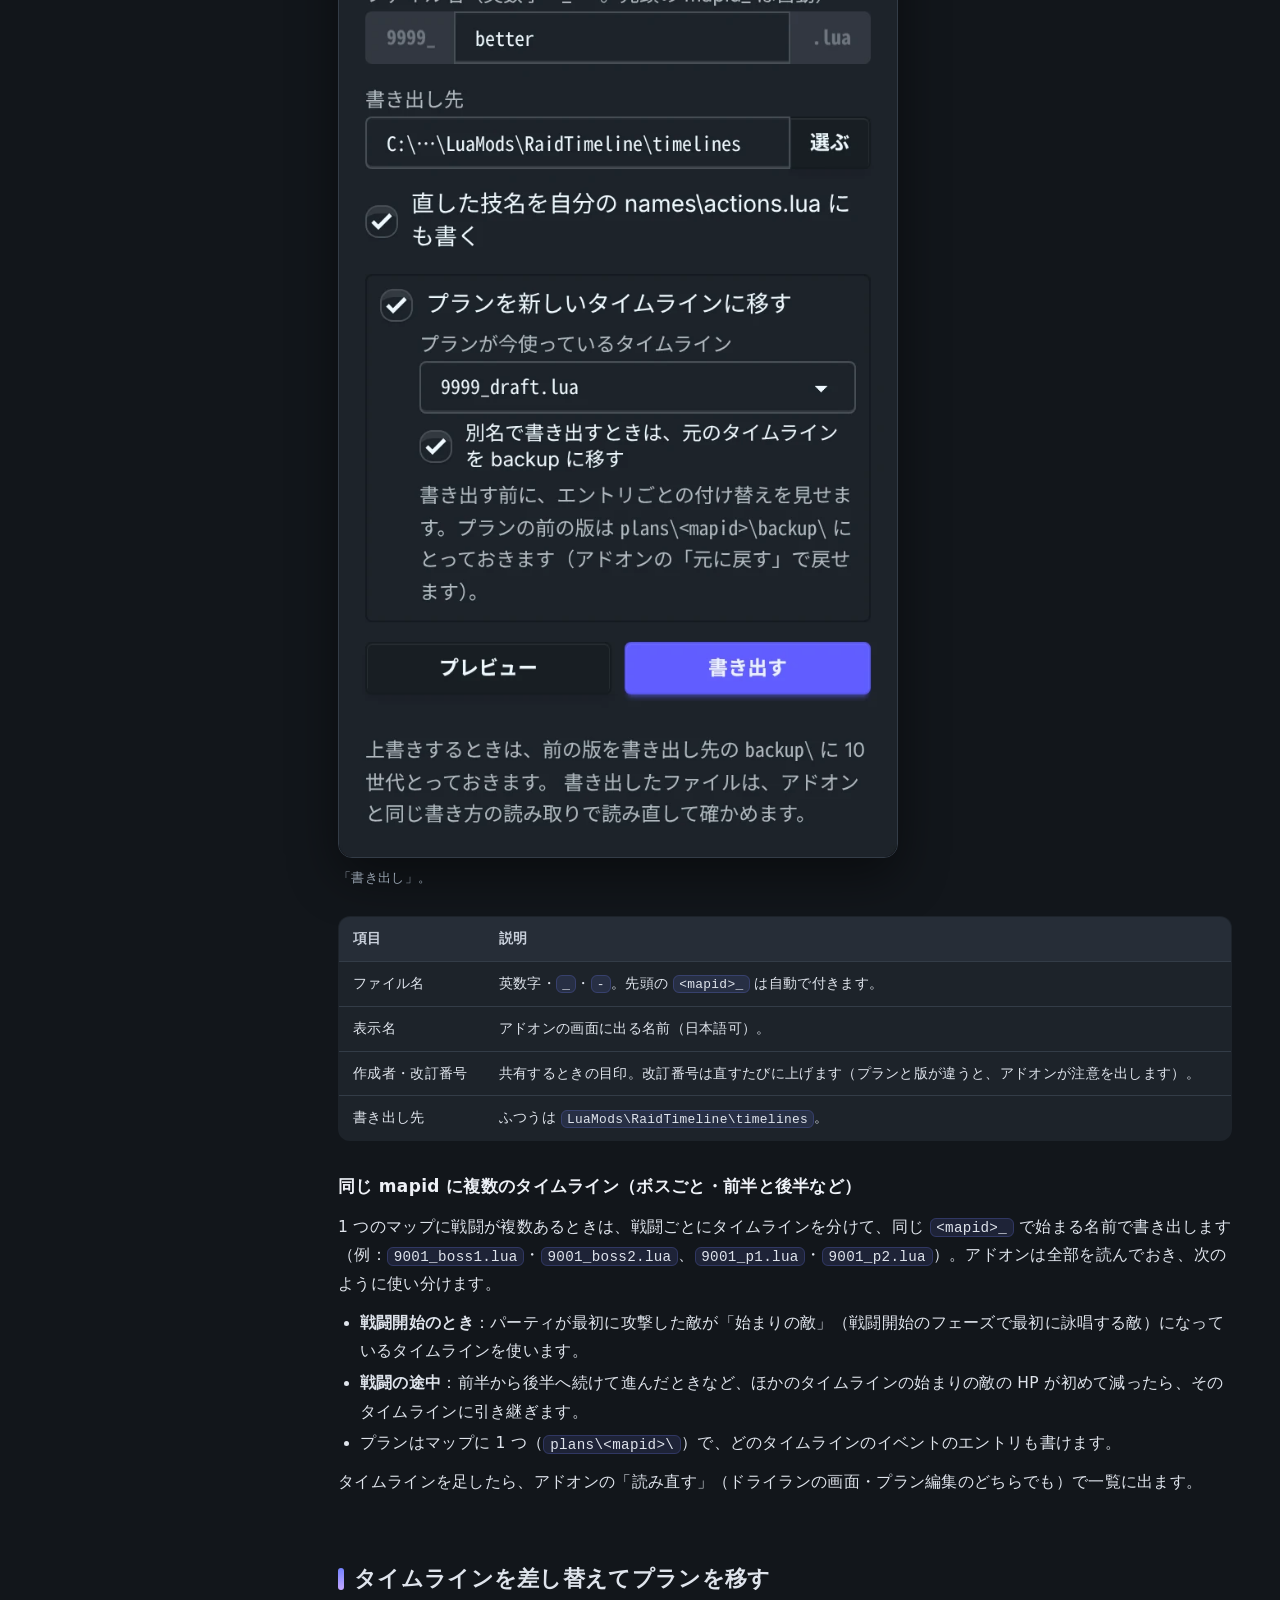
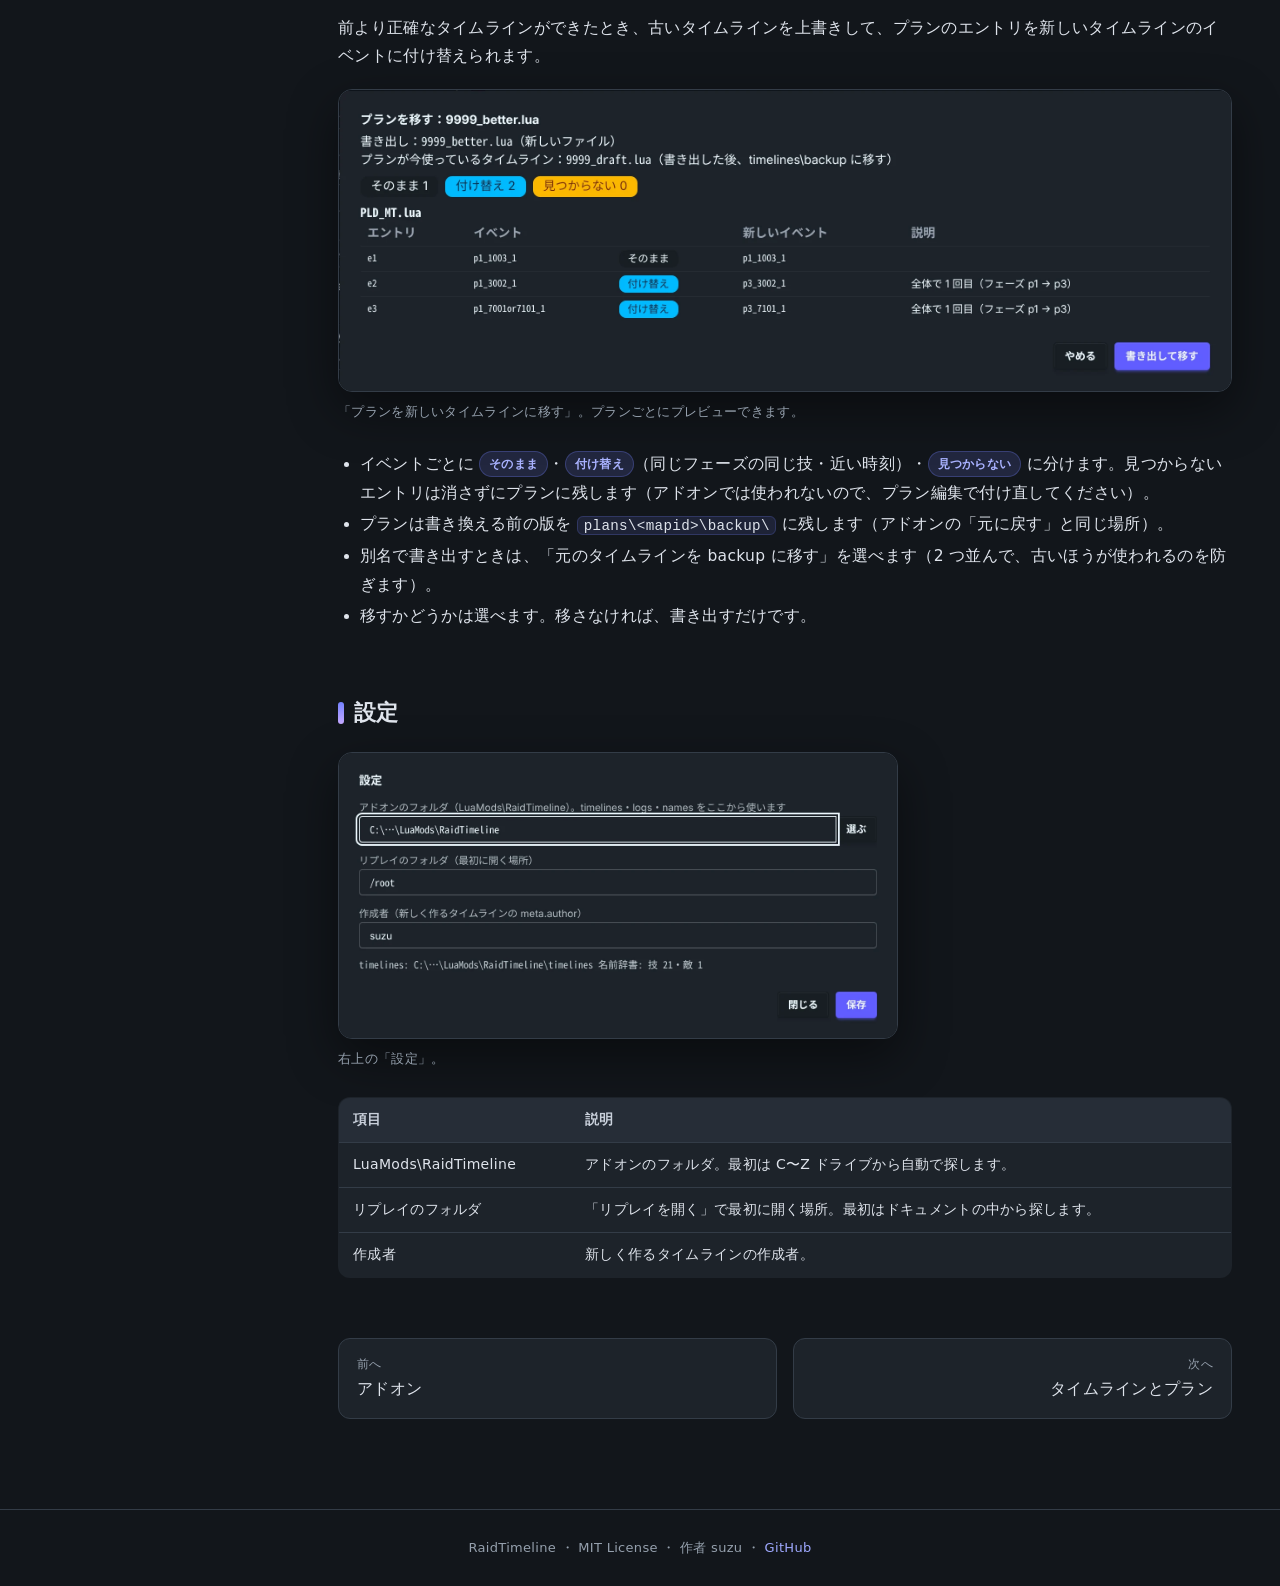
<file: docs/converter.html>
<!DOCTYPE html>
<html lang="ja">
<head>
<meta charset="utf-8">
<meta name="viewport" content="width=device-width, initial-scale=1">
<meta name="robots" content="noindex, nofollow, noarchive, noimageindex">
<meta name="googlebot" content="noindex, nofollow">
<meta name="referrer" content="no-referrer">
<title>変換ツール ｜ RaidTimeline</title>
<link rel="stylesheet" href="assets/style.css">
<link rel="icon" href="data:image/svg+xml,%3Csvg xmlns='http://www.w3.org/2000/svg' viewBox='0 0 24 24'%3E%3Crect width='24' height='24' rx='6' fill='%237482ff'/%3E%3Cpath d='M5 7h9M5 12h14M5 17h6' stroke='%230d0f26' stroke-width='2.4' stroke-linecap='round'/%3E%3C/svg%3E">
</head>
<body>
<header class="topbar">
  <a class="brand" href="index.html"><span class="logo"><svg viewBox="0 0 24 24" fill="none" stroke="#0d0f26" stroke-width="2.4" stroke-linecap="round"><path d="M4 6h10M4 12h16M4 18h7"/><circle cx="18" cy="6" r="1.6" fill="#0d0f26"/><circle cx="15" cy="18" r="1.6" fill="#0d0f26"/></svg></span>RaidTimeline</a>
  <nav class="topnav"><a href="start.html">はじめかた</a><a href="addon.html">アドオン</a><a href="converter.html" class="on">変換ツール</a><a href="timeline.html">タイムラインとプラン</a><a href="faq.html">困ったとき</a></nav>
  <span class="spacer"></span>
  <a class="btn primary" href="https://github.com/suzuno1212/RaidTimeline/releases/latest">ダウンロード</a>
</header>
<div class="layout"><aside class="side"><h4>このページ</h4><a href="#material">材料</a><a href="#open">開く</a><a href="#overview">一覧を見る</a><a href="#phases">フェーズを区切る</a><a href="#export">書き出す</a><a href="#migrate">タイムラインを差し替えてプランを移す</a><a href="#settings">設定</a><h4>ほかのページ</h4><a href="index.html">ホーム</a><a href="start.html">はじめかた</a><a href="addon.html">アドオン</a><a href="timeline.html">タイムラインとプラン</a><a href="faq.html">困ったとき</a></aside><main><!-- title:変換ツール -->
<h1>変換ツール</h1>
<p class="lead">リプレイや記録ログを読んで、アドオンが使うタイムラインを書き出す Windows のツールです。何プル分もまとめて読ませるほど、正確になります。図はサンプルのデータです。</p>

<h2 id="material">材料</h2>
<table>
  <tr><th>材料</th><th>どこにあるか</th><th>分かること</th></tr>
  <tr><td>リプレイ（<code>.dat</code>）</td><td>ドキュメント → <code>My Games</code> → ゲームのフォルダ → <code>replay</code>（名前を付け直すツールを使っていれば <code>replay\autorenamed</code>）</td><td>敵の詠唱・ターゲット可否。1 ファイルに何プルも入っています。</td></tr>
  <tr><td>記録ログ（<code>.csv</code>）</td><td><code>LuaMods\RaidTimeline\logs\&lt;mapid&gt;\</code>（アドオンの記録モード）</td><td>詠唱・HP・出現・消滅など。1 ファイル＝1 プル。</td></tr>
  <tr><td>タイムライン（<code>.lua</code>）</td><td><code>LuaMods\RaidTimeline\timelines\</code></td><td>前に書き出したものを開いて直す。</td></tr>
</table>
<div class="tip">いちばん正確なのは <b>リプレイ＋記録ログ</b>。同じ戦闘のリプレイとログを自動で組にして、時刻は記録ログ、ログが無いプルはリプレイで補います。</div>

<h2 id="open">開く</h2>
<figure><img src="img/tool_start.webp" alt="開く画面"><figcaption>上のボタンで材料を選びます。</figcaption></figure>
<table>
  <tr><th>ボタン</th><th>動き</th></tr>
  <tr><td>リプレイを開く</td><td>リプレイを選ぶと、中の戦闘（敵ごと）とプルが並びます。使うプルにチェックを入れて開きます。</td></tr>
  <tr><td>記録ログを開く</td><td>記録ログを複数選べます。同じコンテンツのものだけ使います。</td></tr>
  <tr><td>リプレイ＋記録ログを開く</td><td>リプレイを選んだあと、ログ選びは <code>logs\&lt;そのリプレイの mapid&gt;</code> から開きます。別のコンテンツのログが混ざっていれば注意が出て、使われません。リプレイに無いプルのログは「追加のプル」として使います。</td></tr>
  <tr><td>タイムラインを開く ▾</td><td>書き出したタイムラインを開いて直します。</td></tr>
</table>

<h2 id="overview">一覧を見る</h2>
<figure><img src="img/tool_overview.webp" alt="タイムラインの一覧"><figcaption>フェーズごとに、詠唱（イベント）が時刻の順に並びます。</figcaption></figure>
<p>プルを比べて、イベントごとに種類を付けます。</p>
<table>
  <tr><th>種類</th><th>意味</th><th>タイムラインでは</th></tr>
  <tr><td><span class="badge">安定</span></td><td>どのプルでも、同じ技がほぼ同じ時刻に来る。</td><td>そのまま 1 つのイベント。</td></tr>
  <tr><td><span class="badge">分岐</span></td><td>同じ時刻に、プルによって違う技が来る（ランダム）。</td><td>1 つのイベントに技を複数（A か B）。</td></tr>
  <tr><td><span class="badge">入れ替わり</span></td><td>技の順番がプルで入れ替わる。</td><td>分岐としてまとめます。</td></tr>
  <tr><td><span class="badge">一部</span></td><td>一部のプルにしか無い（そこまで行かなかったプルがある など）。</td><td>イベントにはしますが、確かめてください。</td></tr>
</table>
<div class="note">1 プルだけでは、ランダムも入れ替わりも時刻のばらつきも分かりません。同じコンテンツのプルを増やしてください。</div>
<p>技名は行で直せます。「直した技名を自分の <code>names\actions.lua</code> にも書く」を ON にすると、次から同じ技に同じ名前が付きます。</p>

<h2 id="phases">フェーズを区切る</h2>
<p>時刻が途中から変わる戦闘（ギミックの成否で長さが変わる、火力で次へ進む、流れが枝分かれする など）は、フェーズで区切ります。区切ったところで、アドオンは時計を合わせ直します。</p>
<figure class="narrow"><img src="img/tool_phases.webp" alt="フェーズの区切り"><figcaption>「フェーズの区切り」。ツールが見つけた候補を押すと足せます。</figcaption></figure>
<table>
  <tr><th>区切り方</th><th>使う戦闘</th></tr>
  <tr><td><b>分ける</b>（イベントの行）</td><td>その詠唱から次のフェーズ。いちばん基本。</td></tr>
  <tr><td><b>どこで来ても</b></td><td>秒数に関係なく、その技が（何回目に）来たところで区切る。フェーズの長さがプルで違うとき。</td></tr>
  <tr><td><b>流れで分ける</b>（分岐の行）</td><td>来た技ごとに別のフェーズにする。流れそのものが枝分かれして、その後の順番が変わる戦闘用。技が変わるだけのランダムには使いません。</td></tr>
  <tr><td><b>HP で分ける</b></td><td>敵の HP が〇% 以下になったら次へ。火力で移る戦闘だけ。候補には、プルをまたいで HP が止まった % が出ます。</td></tr>
  <tr><td><b>ターゲット</b></td><td>敵がターゲットできる / できなくなったら次へ（何回目かも指定できます）。雑魚フェーズの終わりなど。</td></tr>
</table>
<div class="warn">HP で区切るのは、本当に HP で移る戦闘だけにしてください。時刻で移る戦闘を HP で区切ると、プルごとの HP がばらばらで合いません（ツールも注意を出します）。</div>

<h2 id="export">書き出す</h2>
<figure class="narrow"><img src="img/tool_export.webp" alt="書き出し"><figcaption>「書き出し」。</figcaption></figure>
<table>
  <tr><th>項目</th><th>説明</th></tr>
  <tr><td>ファイル名</td><td>英数字・<code>_</code>・<code>-</code>。先頭の <code>&lt;mapid&gt;_</code> は自動で付きます。</td></tr>
  <tr><td>表示名</td><td>アドオンの画面に出る名前（日本語可）。</td></tr>
  <tr><td>作成者・改訂番号</td><td>共有するときの目印。改訂番号は直すたびに上げます（プランと版が違うと、アドオンが注意を出します）。</td></tr>
  <tr><td>書き出し先</td><td>ふつうは <code>LuaMods\RaidTimeline\timelines</code>。</td></tr>
</table>
<h3>同じ mapid に複数のタイムライン（ボスごと・前半と後半など）</h3>
<p>1 つのマップに戦闘が複数あるときは、戦闘ごとにタイムラインを分けて、同じ <code>&lt;mapid&gt;_</code> で始まる名前で書き出します（例：<code>9001_boss1.lua</code>・<code>9001_boss2.lua</code>、<code>9001_p1.lua</code>・<code>9001_p2.lua</code>）。アドオンは全部を読んでおき、次のように使い分けます。</p>
<ul>
  <li><b>戦闘開始のとき</b>：パーティが最初に攻撃した敵が「始まりの敵」（戦闘開始のフェーズで最初に詠唱する敵）になっているタイムラインを使います。</li>
  <li><b>戦闘の途中</b>：前半から後半へ続けて進んだときなど、ほかのタイムラインの始まりの敵の HP が初めて減ったら、そのタイムラインに引き継ぎます。</li>
  <li>プランはマップに 1 つ（<code>plans\&lt;mapid&gt;\</code>）で、どのタイムラインのイベントのエントリも書けます。</li>
</ul>
<p>タイムラインを足したら、アドオンの「読み直す」（ドライランの画面・プラン編集のどちらでも）で一覧に出ます。</p>

<h2 id="migrate">タイムラインを差し替えてプランを移す</h2>
<p>前より正確なタイムラインができたとき、古いタイムラインを上書きして、プランのエントリを新しいタイムラインのイベントに付け替えられます。</p>
<figure><img src="img/tool_migrate.webp" alt="プランを移す"><figcaption>「プランを新しいタイムラインに移す」。プランごとにプレビューできます。</figcaption></figure>
<ul>
  <li>イベントごとに <span class="badge">そのまま</span>・<span class="badge">付け替え</span>（同じフェーズの同じ技・近い時刻）・<span class="badge">見つからない</span> に分けます。見つからないエントリは消さずにプランに残します（アドオンでは使われないので、プラン編集で付け直してください）。</li>
  <li>プランは書き換える前の版を <code>plans\&lt;mapid&gt;\backup\</code> に残します（アドオンの「元に戻す」と同じ場所）。</li>
  <li>別名で書き出すときは、「元のタイムラインを backup に移す」を選べます（2 つ並んで、古いほうが使われるのを防ぎます）。</li>
  <li>移すかどうかは選べます。移さなければ、書き出すだけです。</li>
</ul>

<h2 id="settings">設定</h2>
<figure class="narrow"><img src="img/tool_settings.webp" alt="設定"><figcaption>右上の「設定」。</figcaption></figure>
<table>
  <tr><th>項目</th><th>説明</th></tr>
  <tr><td>LuaMods\RaidTimeline</td><td>アドオンのフォルダ。最初は C〜Z ドライブから自動で探します。</td></tr>
  <tr><td>リプレイのフォルダ</td><td>「リプレイを開く」で最初に開く場所。最初はドキュメントの中から探します。</td></tr>
  <tr><td>作成者</td><td>新しく作るタイムラインの作成者。</td></tr>
</table>
<div class="pager"><a href="addon.html"><small>前へ</small>アドオン</a><a class="next" href="timeline.html"><small>次へ</small>タイムラインとプラン</a></div></main></div>
<footer>RaidTimeline ・ MIT License ・ 作者 suzu ・ <a href="https://github.com/suzuno1212/RaidTimeline">GitHub</a></footer>
<script src="assets/site.js"></script>
</body>
</html>
</file>
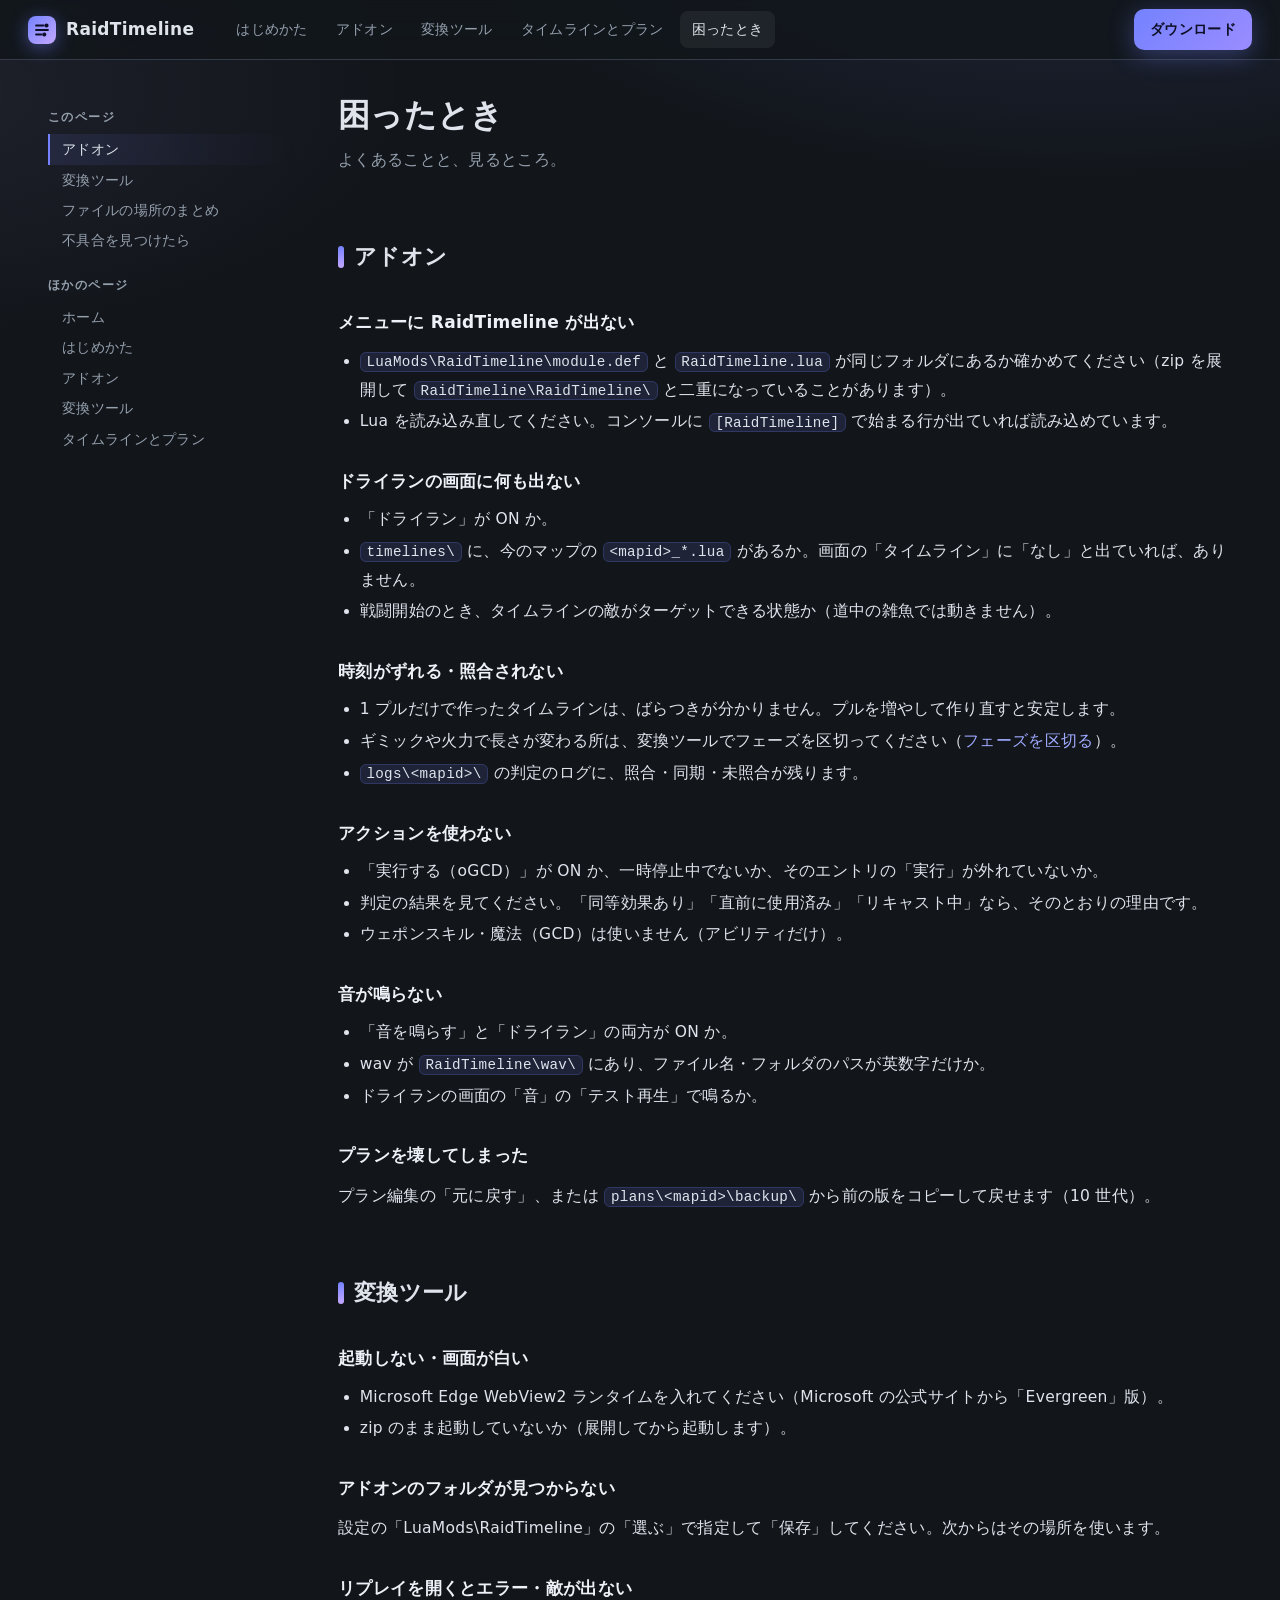
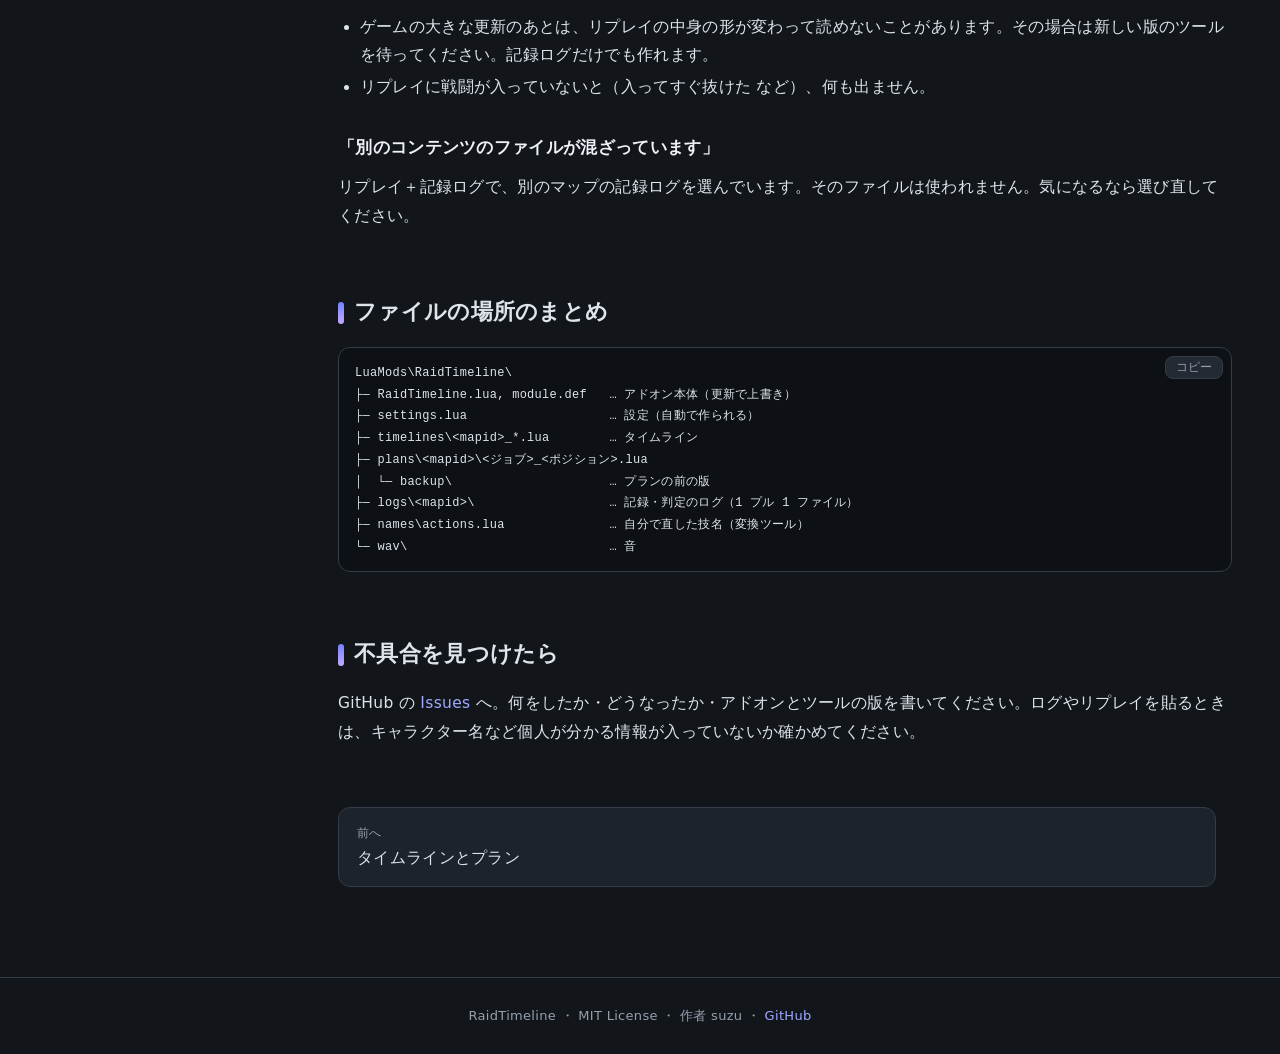
<file: docs/faq.html>
<!DOCTYPE html>
<html lang="ja">
<head>
<meta charset="utf-8">
<meta name="viewport" content="width=device-width, initial-scale=1">
<meta name="robots" content="noindex, nofollow, noarchive, noimageindex">
<meta name="googlebot" content="noindex, nofollow">
<meta name="referrer" content="no-referrer">
<title>困ったとき ｜ RaidTimeline</title>
<link rel="stylesheet" href="assets/style.css">
<link rel="icon" href="data:image/svg+xml,%3Csvg xmlns='http://www.w3.org/2000/svg' viewBox='0 0 24 24'%3E%3Crect width='24' height='24' rx='6' fill='%237482ff'/%3E%3Cpath d='M5 7h9M5 12h14M5 17h6' stroke='%230d0f26' stroke-width='2.4' stroke-linecap='round'/%3E%3C/svg%3E">
</head>
<body>
<header class="topbar">
  <a class="brand" href="index.html"><span class="logo"><svg viewBox="0 0 24 24" fill="none" stroke="#0d0f26" stroke-width="2.4" stroke-linecap="round"><path d="M4 6h10M4 12h16M4 18h7"/><circle cx="18" cy="6" r="1.6" fill="#0d0f26"/><circle cx="15" cy="18" r="1.6" fill="#0d0f26"/></svg></span>RaidTimeline</a>
  <nav class="topnav"><a href="start.html">はじめかた</a><a href="addon.html">アドオン</a><a href="converter.html">変換ツール</a><a href="timeline.html">タイムラインとプラン</a><a href="faq.html" class="on">困ったとき</a></nav>
  <span class="spacer"></span>
  <a class="btn primary" href="https://github.com/suzuno1212/RaidTimeline/releases/latest">ダウンロード</a>
</header>
<div class="layout"><aside class="side"><h4>このページ</h4><a href="#addon">アドオン</a><a href="#tool">変換ツール</a><a href="#files">ファイルの場所のまとめ</a><a href="#report">不具合を見つけたら</a><h4>ほかのページ</h4><a href="index.html">ホーム</a><a href="start.html">はじめかた</a><a href="addon.html">アドオン</a><a href="converter.html">変換ツール</a><a href="timeline.html">タイムラインとプラン</a></aside><main><!-- title:困ったとき -->
<h1>困ったとき</h1>
<p class="lead">よくあることと、見るところ。</p>

<h2 id="addon">アドオン</h2>
<h3>メニューに RaidTimeline が出ない</h3>
<ul>
  <li><code>LuaMods\RaidTimeline\module.def</code> と <code>RaidTimeline.lua</code> が同じフォルダにあるか確かめてください（zip を展開して <code>RaidTimeline\RaidTimeline\</code> と二重になっていることがあります）。</li>
  <li>Lua を読み込み直してください。コンソールに <code>[RaidTimeline]</code> で始まる行が出ていれば読み込めています。</li>
</ul>
<h3>ドライランの画面に何も出ない</h3>
<ul>
  <li>「ドライラン」が ON か。</li>
  <li><code>timelines\</code> に、今のマップの <code>&lt;mapid&gt;_*.lua</code> があるか。画面の「タイムライン」に「なし」と出ていれば、ありません。</li>
  <li>戦闘開始のとき、タイムラインの敵がターゲットできる状態か（道中の雑魚では動きません）。</li>
</ul>
<h3>時刻がずれる・照合されない</h3>
<ul>
  <li>1 プルだけで作ったタイムラインは、ばらつきが分かりません。プルを増やして作り直すと安定します。</li>
  <li>ギミックや火力で長さが変わる所は、変換ツールでフェーズを区切ってください（<a href="converter.html#phases">フェーズを区切る</a>）。</li>
  <li><code>logs\&lt;mapid&gt;\</code> の判定のログに、照合・同期・未照合が残ります。</li>
</ul>
<h3>アクションを使わない</h3>
<ul>
  <li>「実行する（oGCD）」が ON か、一時停止中でないか、そのエントリの「実行」が外れていないか。</li>
  <li>判定の結果を見てください。「同等効果あり」「直前に使用済み」「リキャスト中」なら、そのとおりの理由です。</li>
  <li>ウェポンスキル・魔法（GCD）は使いません（アビリティだけ）。</li>
</ul>
<h3>音が鳴らない</h3>
<ul>
  <li>「音を鳴らす」と「ドライラン」の両方が ON か。</li>
  <li>wav が <code>RaidTimeline\wav\</code> にあり、ファイル名・フォルダのパスが英数字だけか。</li>
  <li>ドライランの画面の「音」の「テスト再生」で鳴るか。</li>
</ul>
<h3>プランを壊してしまった</h3>
<p>プラン編集の「元に戻す」、または <code>plans\&lt;mapid&gt;\backup\</code> から前の版をコピーして戻せます（10 世代）。</p>

<h2 id="tool">変換ツール</h2>
<h3>起動しない・画面が白い</h3>
<ul>
  <li>Microsoft Edge WebView2 ランタイムを入れてください（Microsoft の公式サイトから「Evergreen」版）。</li>
  <li>zip のまま起動していないか（展開してから起動します）。</li>
</ul>
<h3>アドオンのフォルダが見つからない</h3>
<p>設定の「LuaMods\RaidTimeline」の「選ぶ」で指定して「保存」してください。次からはその場所を使います。</p>
<h3>リプレイを開くとエラー・敵が出ない</h3>
<ul>
  <li>ゲームの大きな更新のあとは、リプレイの中身の形が変わって読めないことがあります。その場合は新しい版のツールを待ってください。記録ログだけでも作れます。</li>
  <li>リプレイに戦闘が入っていないと（入ってすぐ抜けた など）、何も出ません。</li>
</ul>
<h3>「別のコンテンツのファイルが混ざっています」</h3>
<p>リプレイ＋記録ログで、別のマップの記録ログを選んでいます。そのファイルは使われません。気になるなら選び直してください。</p>

<h2 id="files">ファイルの場所のまとめ</h2>
<pre><code>LuaMods\RaidTimeline\
├─ RaidTimeline.lua, module.def   … アドオン本体（更新で上書き）
├─ settings.lua                   … 設定（自動で作られる）
├─ timelines\&lt;mapid&gt;_*.lua        … タイムライン
├─ plans\&lt;mapid&gt;\&lt;ジョブ&gt;_&lt;ポジション&gt;.lua
│  └─ backup\                     … プランの前の版
├─ logs\&lt;mapid&gt;\                  … 記録・判定のログ（1 プル 1 ファイル）
├─ names\actions.lua              … 自分で直した技名（変換ツール）
└─ wav\                           … 音</code></pre>

<h2 id="report">不具合を見つけたら</h2>
<p>GitHub の <a href="https://github.com/suzuno1212/RaidTimeline/issues">Issues</a> へ。何をしたか・どうなったか・アドオンとツールの版を書いてください。ログやリプレイを貼るときは、キャラクター名など個人が分かる情報が入っていないか確かめてください。</p>
<div class="pager"><a href="timeline.html"><small>前へ</small>タイムラインとプラン</a><span></span></div></main></div>
<footer>RaidTimeline ・ MIT License ・ 作者 suzu ・ <a href="https://github.com/suzuno1212/RaidTimeline">GitHub</a></footer>
<script src="assets/site.js"></script>
</body>
</html>
</file>
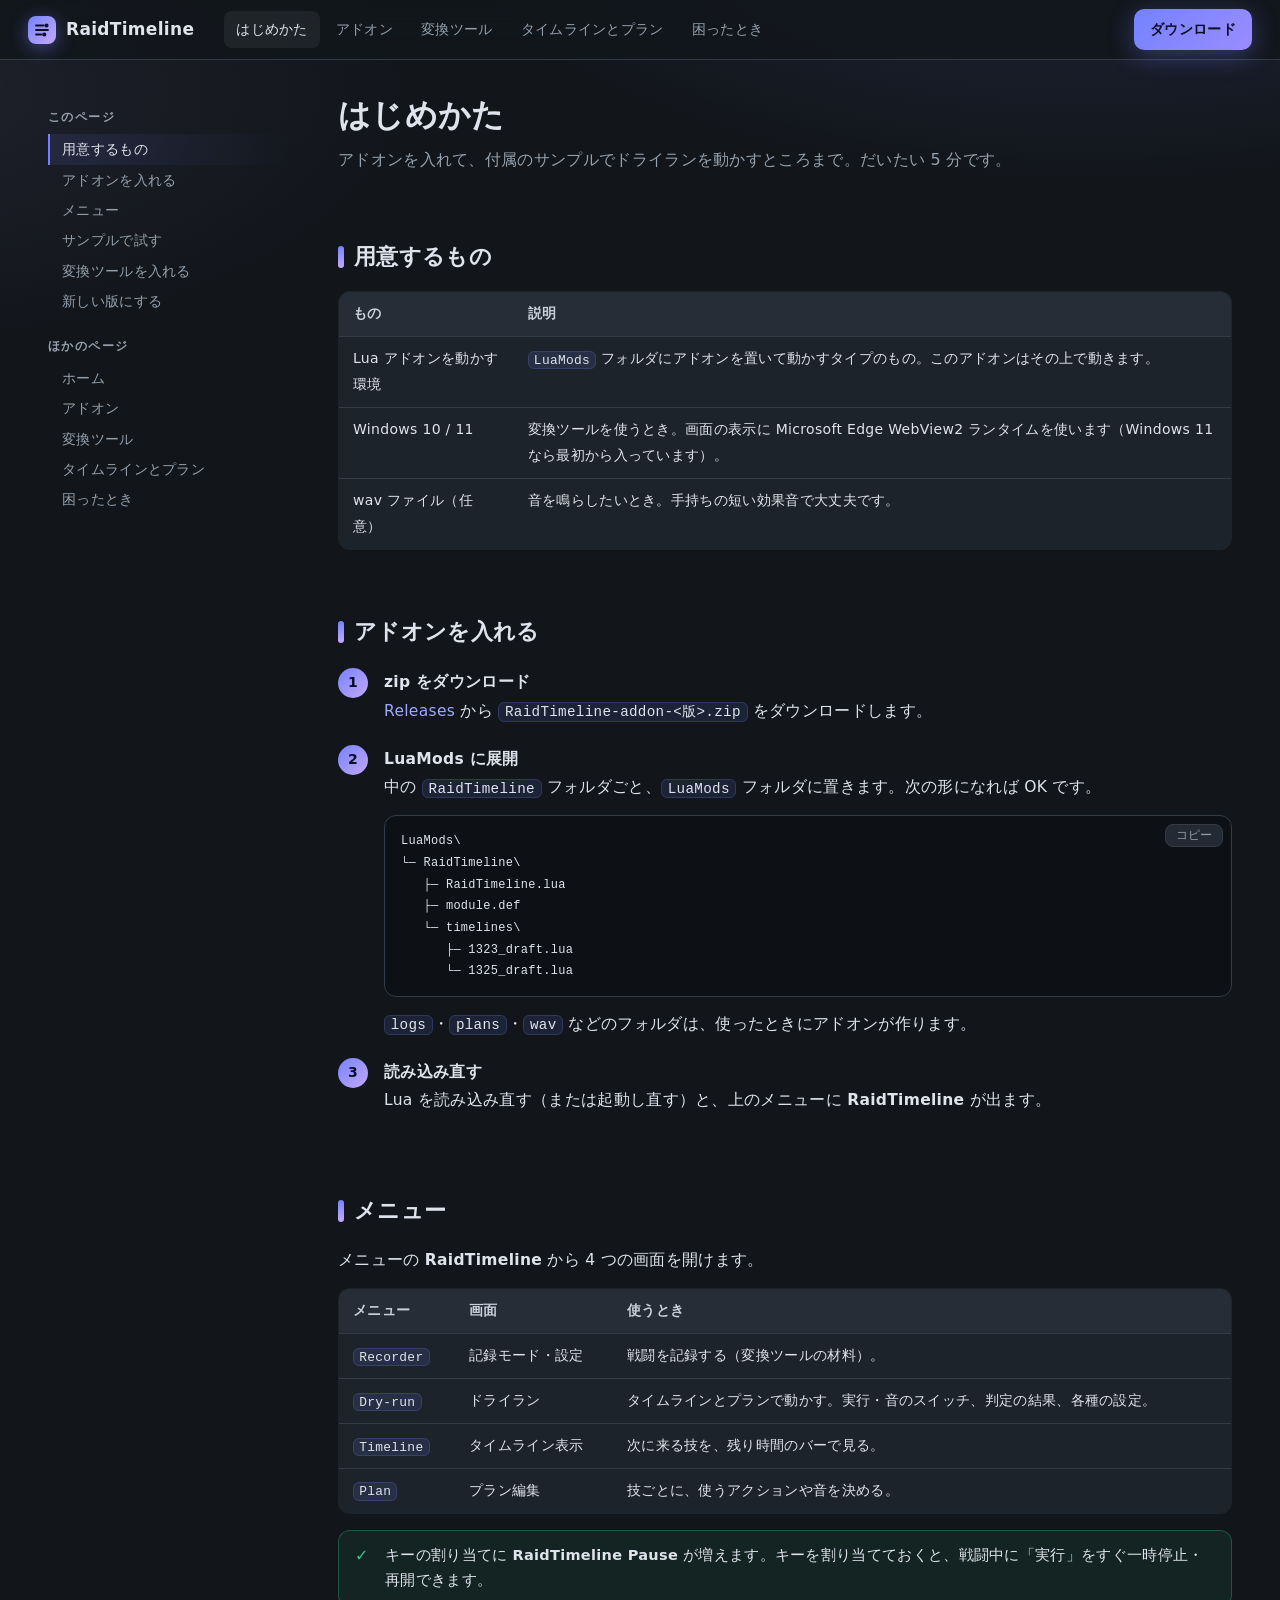
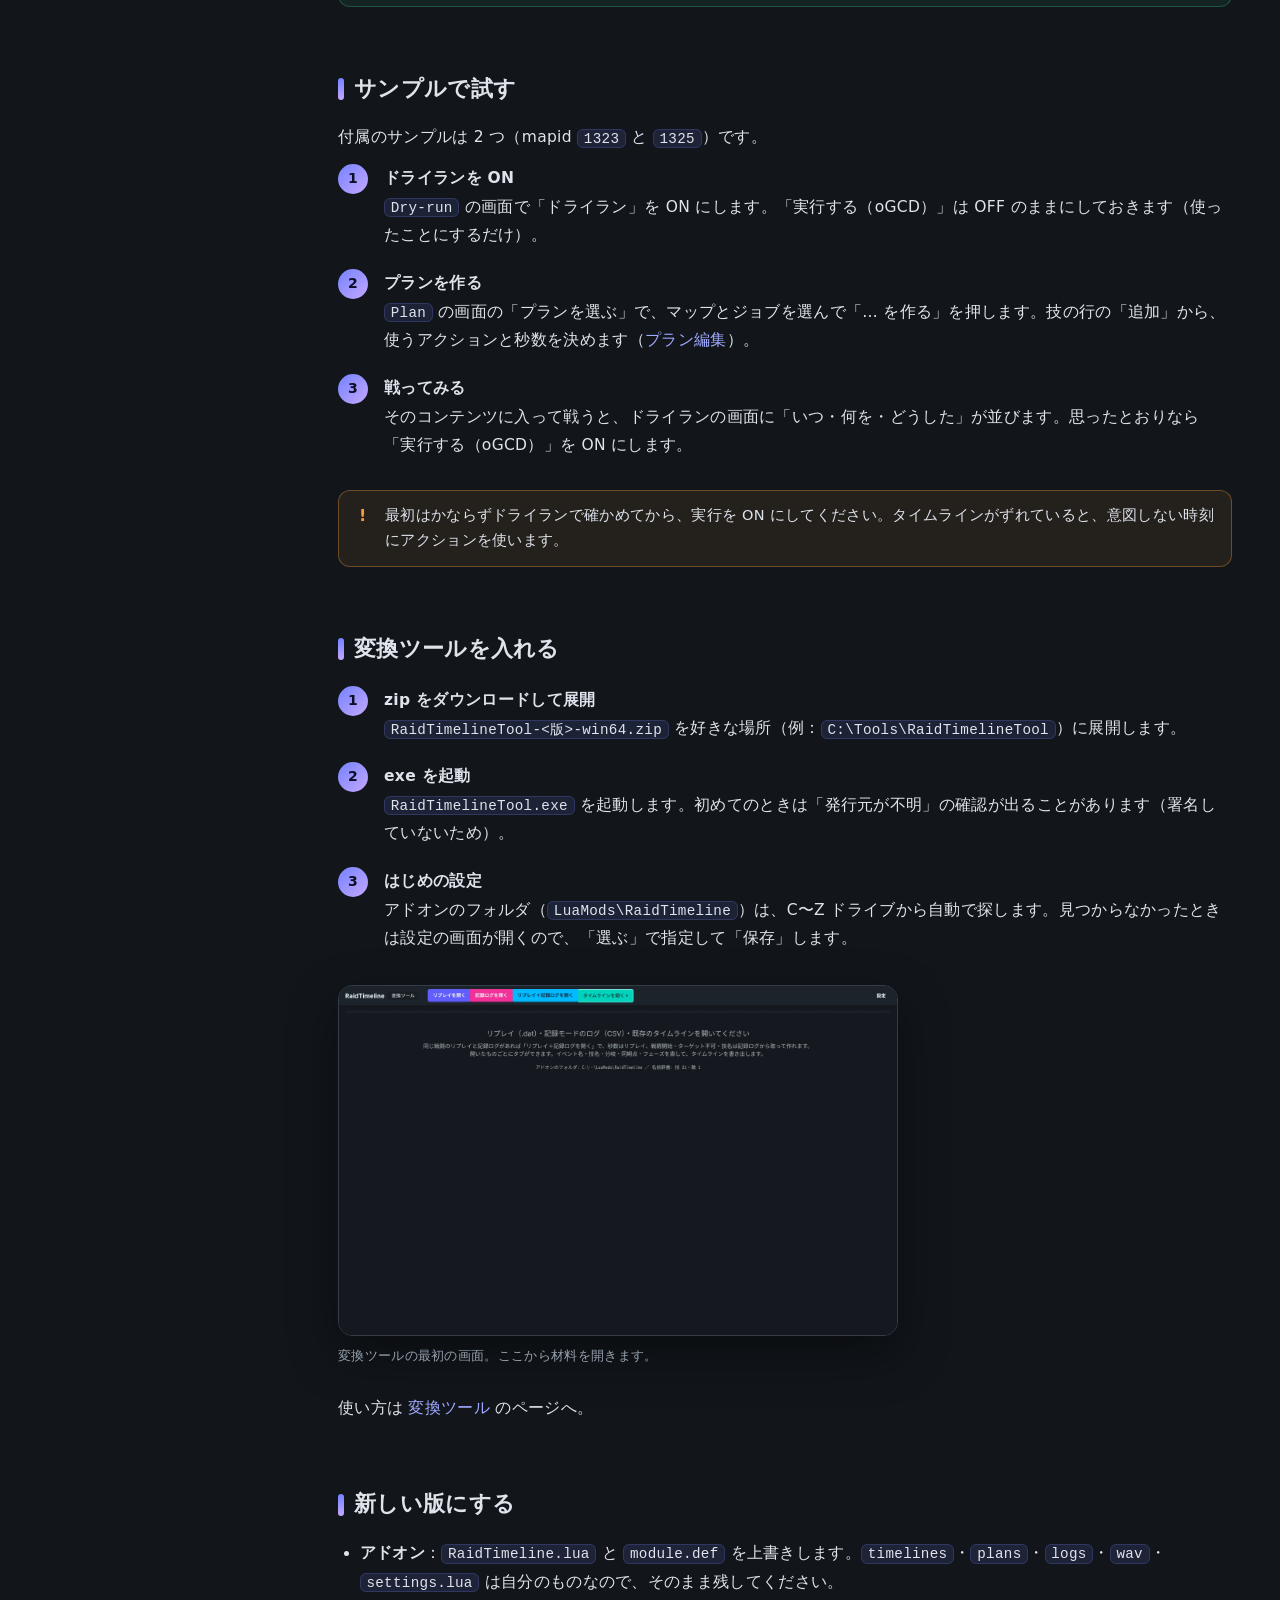
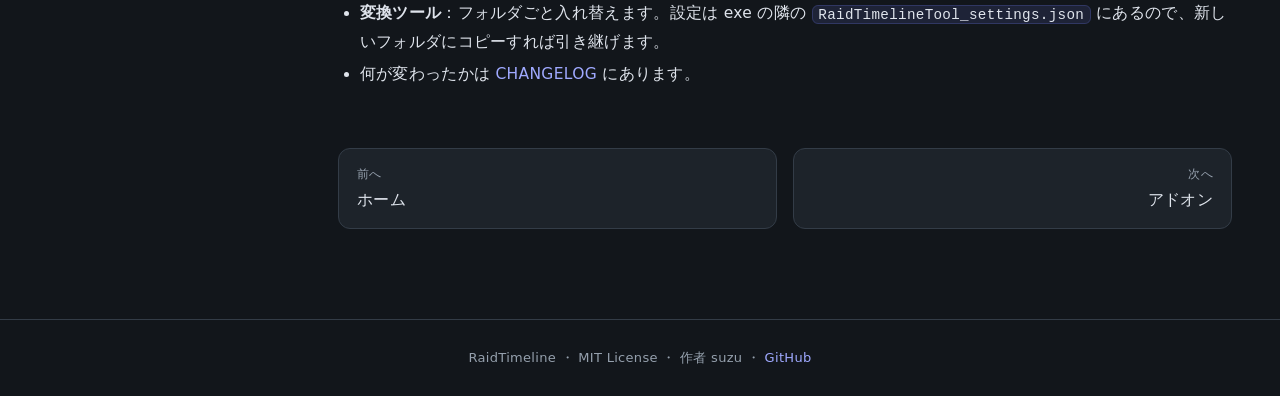
<file: docs/start.html>
<!DOCTYPE html>
<html lang="ja">
<head>
<meta charset="utf-8">
<meta name="viewport" content="width=device-width, initial-scale=1">
<meta name="robots" content="noindex, nofollow, noarchive, noimageindex">
<meta name="googlebot" content="noindex, nofollow">
<meta name="referrer" content="no-referrer">
<title>はじめかた ｜ RaidTimeline</title>
<link rel="stylesheet" href="assets/style.css">
<link rel="icon" href="data:image/svg+xml,%3Csvg xmlns='http://www.w3.org/2000/svg' viewBox='0 0 24 24'%3E%3Crect width='24' height='24' rx='6' fill='%237482ff'/%3E%3Cpath d='M5 7h9M5 12h14M5 17h6' stroke='%230d0f26' stroke-width='2.4' stroke-linecap='round'/%3E%3C/svg%3E">
</head>
<body>
<header class="topbar">
  <a class="brand" href="index.html"><span class="logo"><svg viewBox="0 0 24 24" fill="none" stroke="#0d0f26" stroke-width="2.4" stroke-linecap="round"><path d="M4 6h10M4 12h16M4 18h7"/><circle cx="18" cy="6" r="1.6" fill="#0d0f26"/><circle cx="15" cy="18" r="1.6" fill="#0d0f26"/></svg></span>RaidTimeline</a>
  <nav class="topnav"><a href="start.html" class="on">はじめかた</a><a href="addon.html">アドオン</a><a href="converter.html">変換ツール</a><a href="timeline.html">タイムラインとプラン</a><a href="faq.html">困ったとき</a></nav>
  <span class="spacer"></span>
  <a class="btn primary" href="https://github.com/suzuno1212/RaidTimeline/releases/latest">ダウンロード</a>
</header>
<div class="layout"><aside class="side"><h4>このページ</h4><a href="#need">用意するもの</a><a href="#addon">アドオンを入れる</a><a href="#menu">メニュー</a><a href="#try">サンプルで試す</a><a href="#tool">変換ツールを入れる</a><a href="#update">新しい版にする</a><h4>ほかのページ</h4><a href="index.html">ホーム</a><a href="addon.html">アドオン</a><a href="converter.html">変換ツール</a><a href="timeline.html">タイムラインとプラン</a><a href="faq.html">困ったとき</a></aside><main><!-- title:はじめかた -->
<h1>はじめかた</h1>
<p class="lead">アドオンを入れて、付属のサンプルでドライランを動かすところまで。だいたい 5 分です。</p>

<h2 id="need">用意するもの</h2>
<table>
  <tr><th>もの</th><th>説明</th></tr>
  <tr><td>Lua アドオンを動かす環境</td><td><code>LuaMods</code> フォルダにアドオンを置いて動かすタイプのもの。このアドオンはその上で動きます。</td></tr>
  <tr><td>Windows 10 / 11</td><td>変換ツールを使うとき。画面の表示に Microsoft Edge WebView2 ランタイムを使います（Windows 11 なら最初から入っています）。</td></tr>
  <tr><td>wav ファイル（任意）</td><td>音を鳴らしたいとき。手持ちの短い効果音で大丈夫です。</td></tr>
</table>

<h2 id="addon">アドオンを入れる</h2>
<ol class="steps">
  <li><b>zip をダウンロード</b>
    <a href="https://github.com/suzuno1212/RaidTimeline/releases/latest">Releases</a> から <code>RaidTimeline-addon-&lt;版&gt;.zip</code> をダウンロードします。</li>
  <li><b>LuaMods に展開</b>
    中の <code>RaidTimeline</code> フォルダごと、<code>LuaMods</code> フォルダに置きます。次の形になれば OK です。
<pre><code>LuaMods\
└─ RaidTimeline\
   ├─ RaidTimeline.lua
   ├─ module.def
   └─ timelines\
      ├─ 1323_draft.lua
      └─ 1325_draft.lua</code></pre>
    <code>logs</code>・<code>plans</code>・<code>wav</code> などのフォルダは、使ったときにアドオンが作ります。</li>
  <li><b>読み込み直す</b>
    Lua を読み込み直す（または起動し直す）と、上のメニューに <b>RaidTimeline</b> が出ます。</li>
</ol>

<h2 id="menu">メニュー</h2>
<p>メニューの <b>RaidTimeline</b> から 4 つの画面を開けます。</p>
<table>
  <tr><th>メニュー</th><th>画面</th><th>使うとき</th></tr>
  <tr><td><code>Recorder</code></td><td>記録モード・設定</td><td>戦闘を記録する（変換ツールの材料）。</td></tr>
  <tr><td><code>Dry-run</code></td><td>ドライラン</td><td>タイムラインとプランで動かす。実行・音のスイッチ、判定の結果、各種の設定。</td></tr>
  <tr><td><code>Timeline</code></td><td>タイムライン表示</td><td>次に来る技を、残り時間のバーで見る。</td></tr>
  <tr><td><code>Plan</code></td><td>プラン編集</td><td>技ごとに、使うアクションや音を決める。</td></tr>
</table>
<div class="tip">キーの割り当てに <b>RaidTimeline Pause</b> が増えます。キーを割り当てておくと、戦闘中に「実行」をすぐ一時停止・再開できます。</div>

<h2 id="try">サンプルで試す</h2>
<p>付属のサンプルは 2 つ（mapid <code>1323</code> と <code>1325</code>）です。</p>
<ol class="steps">
  <li><b>ドライランを ON</b>
    <code>Dry-run</code> の画面で「ドライラン」を ON にします。「実行する（oGCD）」は OFF のままにしておきます（使ったことにするだけ）。</li>
  <li><b>プランを作る</b>
    <code>Plan</code> の画面の「プランを選ぶ」で、マップとジョブを選んで「… を作る」を押します。技の行の「追加」から、使うアクションと秒数を決めます（<a href="addon.html#plan">プラン編集</a>）。</li>
  <li><b>戦ってみる</b>
    そのコンテンツに入って戦うと、ドライランの画面に「いつ・何を・どうした」が並びます。思ったとおりなら「実行する（oGCD）」を ON にします。</li>
</ol>
<div class="warn">最初はかならずドライランで確かめてから、実行を ON にしてください。タイムラインがずれていると、意図しない時刻にアクションを使います。</div>

<h2 id="tool">変換ツールを入れる</h2>
<ol class="steps">
  <li><b>zip をダウンロードして展開</b>
    <code>RaidTimelineTool-&lt;版&gt;-win64.zip</code> を好きな場所（例：<code>C:\Tools\RaidTimelineTool</code>）に展開します。</li>
  <li><b>exe を起動</b>
    <code>RaidTimelineTool.exe</code> を起動します。初めてのときは「発行元が不明」の確認が出ることがあります（署名していないため）。</li>
  <li><b>はじめの設定</b>
    アドオンのフォルダ（<code>LuaMods\RaidTimeline</code>）は、C〜Z ドライブから自動で探します。見つからなかったときは設定の画面が開くので、「選ぶ」で指定して「保存」します。</li>
</ol>
<figure class="narrow"><img src="img/tool_start.webp" alt="変換ツールの最初の画面"><figcaption>変換ツールの最初の画面。ここから材料を開きます。</figcaption></figure>
<p>使い方は <a href="converter.html">変換ツール</a> のページへ。</p>

<h2 id="update">新しい版にする</h2>
<ul>
  <li><b>アドオン</b>：<code>RaidTimeline.lua</code> と <code>module.def</code> を上書きします。<code>timelines</code>・<code>plans</code>・<code>logs</code>・<code>wav</code>・<code>settings.lua</code> は自分のものなので、そのまま残してください。</li>
  <li><b>変換ツール</b>：フォルダごと入れ替えます。設定は exe の隣の <code>RaidTimelineTool_settings.json</code> にあるので、新しいフォルダにコピーすれば引き継げます。</li>
  <li>何が変わったかは <a href="https://github.com/suzuno1212/RaidTimeline/blob/main/CHANGELOG.md">CHANGELOG</a> にあります。</li>
</ul>
<div class="pager"><a href="index.html"><small>前へ</small>ホーム</a><a class="next" href="addon.html"><small>次へ</small>アドオン</a></div></main></div>
<footer>RaidTimeline ・ MIT License ・ 作者 suzu ・ <a href="https://github.com/suzuno1212/RaidTimeline">GitHub</a></footer>
<script src="assets/site.js"></script>
</body>
</html>
</file>
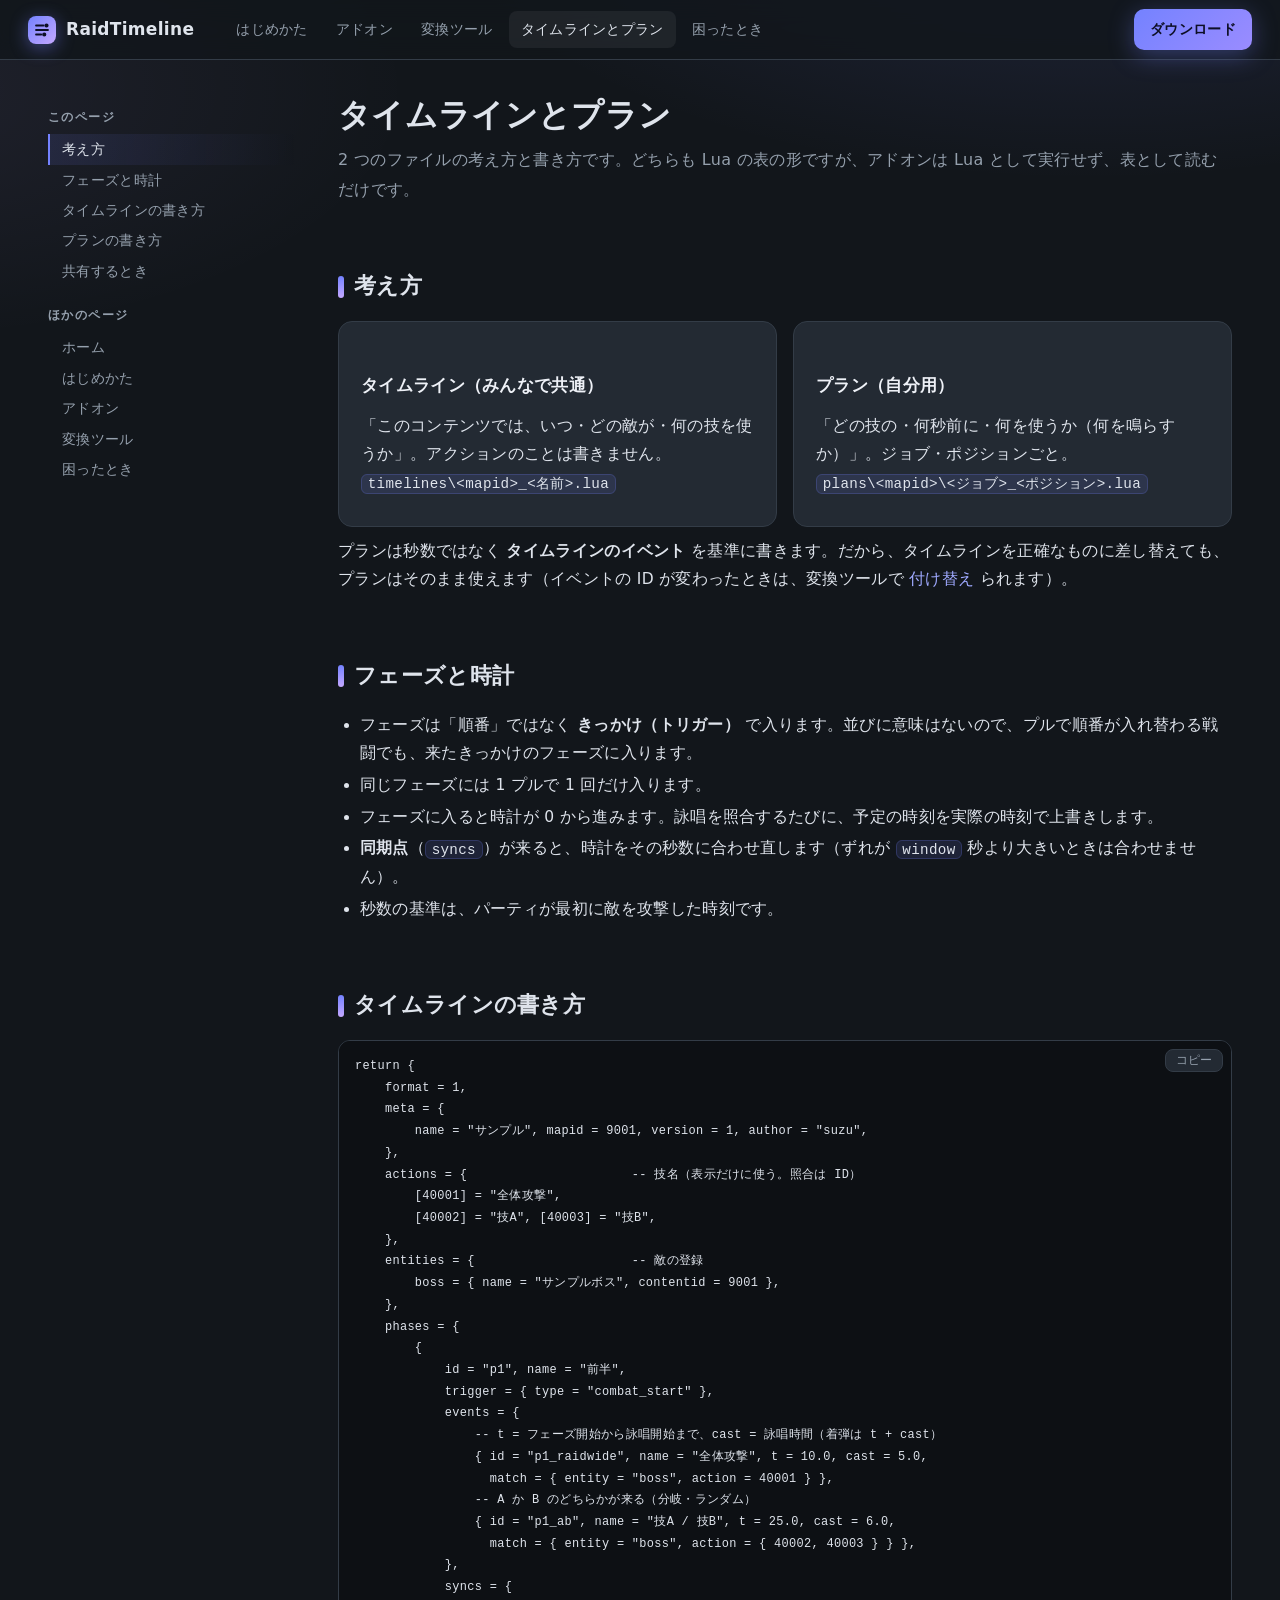
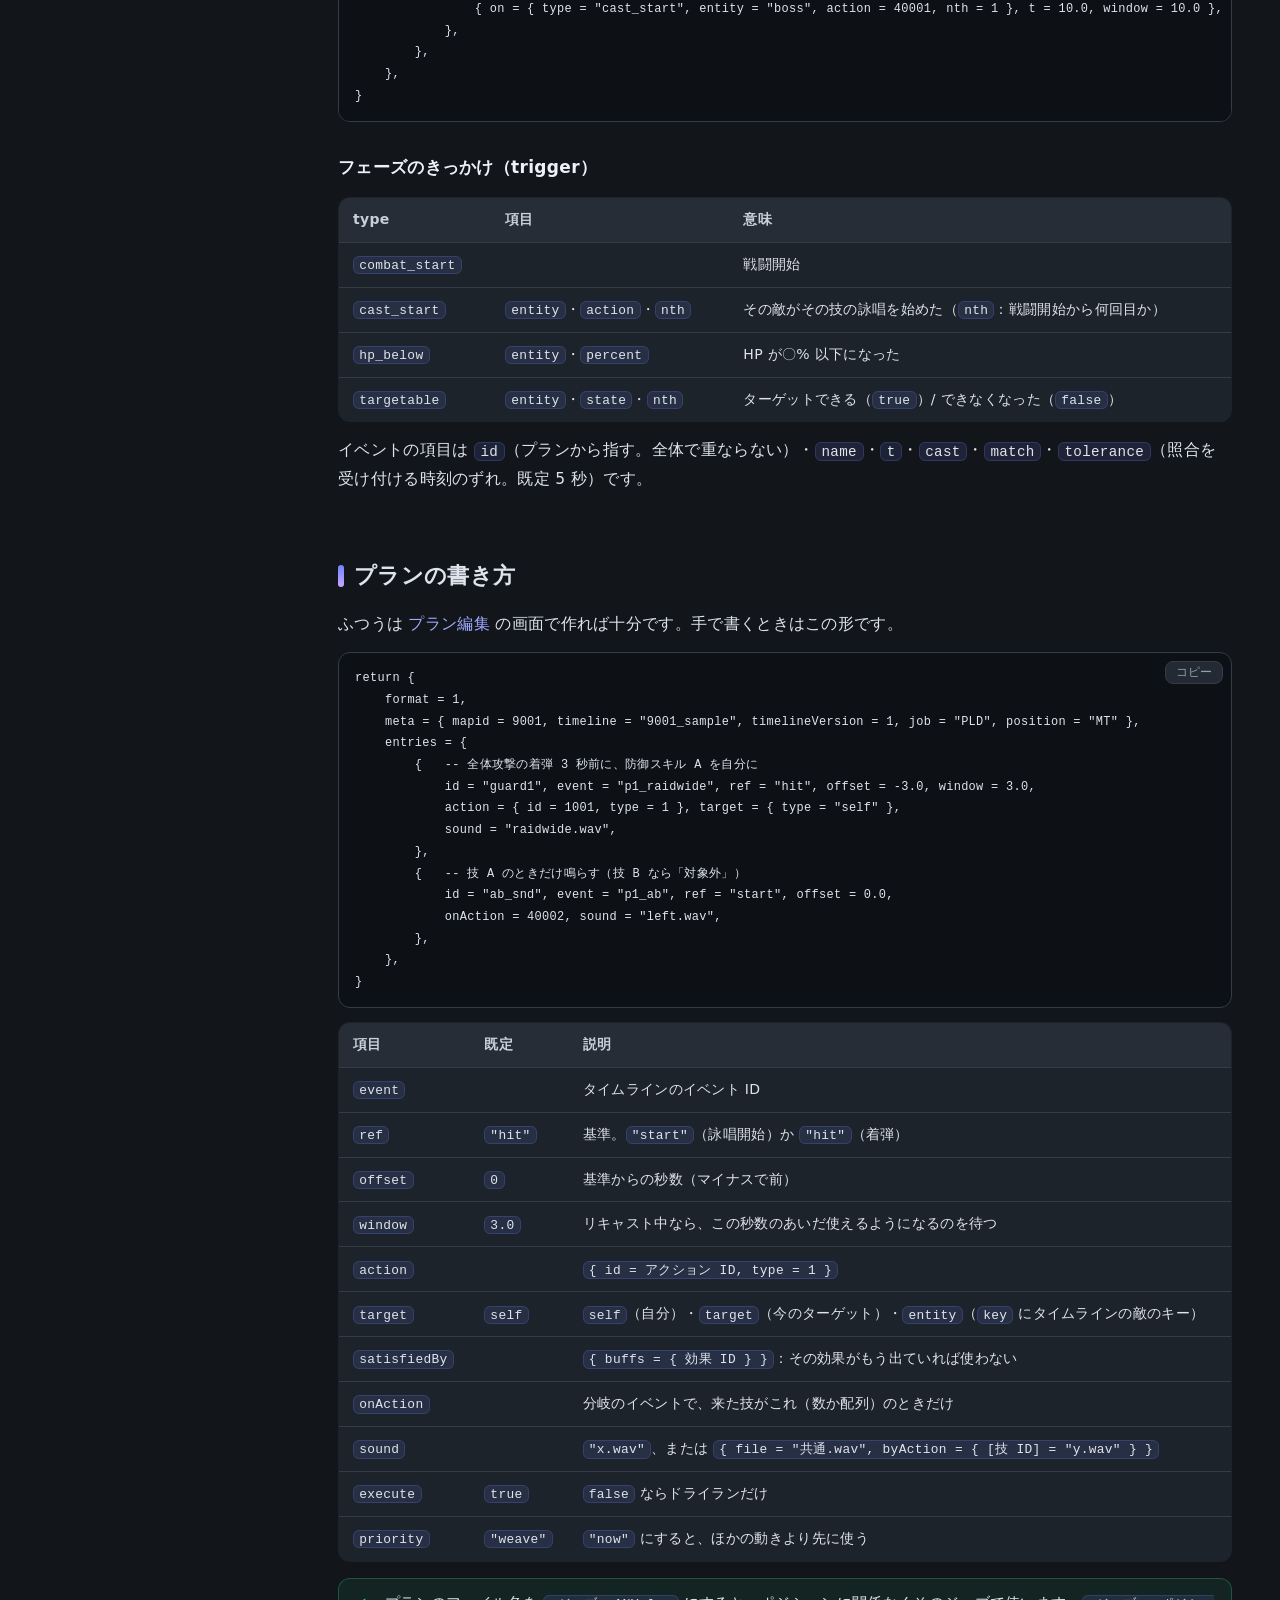
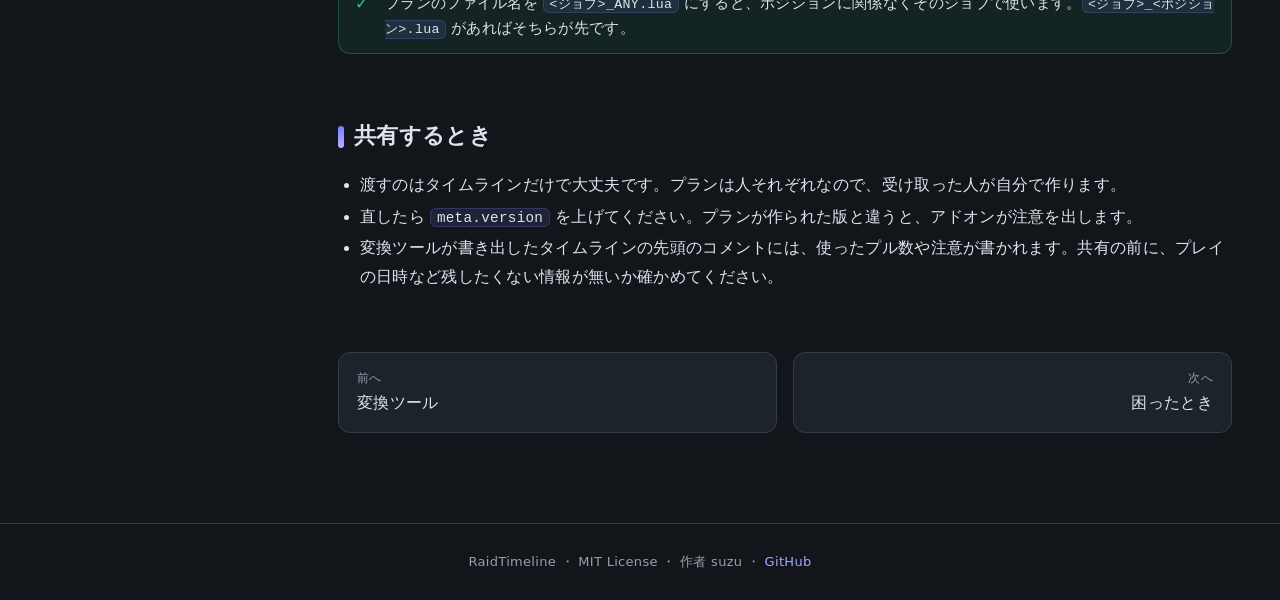
<file: docs/timeline.html>
<!DOCTYPE html>
<html lang="ja">
<head>
<meta charset="utf-8">
<meta name="viewport" content="width=device-width, initial-scale=1">
<meta name="robots" content="noindex, nofollow, noarchive, noimageindex">
<meta name="googlebot" content="noindex, nofollow">
<meta name="referrer" content="no-referrer">
<title>タイムラインとプラン ｜ RaidTimeline</title>
<link rel="stylesheet" href="assets/style.css">
<link rel="icon" href="data:image/svg+xml,%3Csvg xmlns='http://www.w3.org/2000/svg' viewBox='0 0 24 24'%3E%3Crect width='24' height='24' rx='6' fill='%237482ff'/%3E%3Cpath d='M5 7h9M5 12h14M5 17h6' stroke='%230d0f26' stroke-width='2.4' stroke-linecap='round'/%3E%3C/svg%3E">
</head>
<body>
<header class="topbar">
  <a class="brand" href="index.html"><span class="logo"><svg viewBox="0 0 24 24" fill="none" stroke="#0d0f26" stroke-width="2.4" stroke-linecap="round"><path d="M4 6h10M4 12h16M4 18h7"/><circle cx="18" cy="6" r="1.6" fill="#0d0f26"/><circle cx="15" cy="18" r="1.6" fill="#0d0f26"/></svg></span>RaidTimeline</a>
  <nav class="topnav"><a href="start.html">はじめかた</a><a href="addon.html">アドオン</a><a href="converter.html">変換ツール</a><a href="timeline.html" class="on">タイムラインとプラン</a><a href="faq.html">困ったとき</a></nav>
  <span class="spacer"></span>
  <a class="btn primary" href="https://github.com/suzuno1212/RaidTimeline/releases/latest">ダウンロード</a>
</header>
<div class="layout"><aside class="side"><h4>このページ</h4><a href="#idea">考え方</a><a href="#phase">フェーズと時計</a><a href="#timeline">タイムラインの書き方</a><a href="#plan">プランの書き方</a><a href="#share">共有するとき</a><h4>ほかのページ</h4><a href="index.html">ホーム</a><a href="start.html">はじめかた</a><a href="addon.html">アドオン</a><a href="converter.html">変換ツール</a><a href="faq.html">困ったとき</a></aside><main><!-- title:タイムラインとプラン -->
<h1>タイムラインとプラン</h1>
<p class="lead">2 つのファイルの考え方と書き方です。どちらも Lua の表の形ですが、アドオンは Lua として実行せず、表として読むだけです。</p>

<h2 id="idea">考え方</h2>
<div class="grid two">
  <div class="card"><h3>タイムライン（みんなで共通）</h3><p>「このコンテンツでは、いつ・どの敵が・何の技を使うか」。アクションのことは書きません。<br><code>timelines\&lt;mapid&gt;_&lt;名前&gt;.lua</code></p></div>
  <div class="card"><h3>プラン（自分用）</h3><p>「どの技の・何秒前に・何を使うか（何を鳴らすか）」。ジョブ・ポジションごと。<br><code>plans\&lt;mapid&gt;\&lt;ジョブ&gt;_&lt;ポジション&gt;.lua</code></p></div>
</div>
<p>プランは秒数ではなく <b>タイムラインのイベント</b> を基準に書きます。だから、タイムラインを正確なものに差し替えても、プランはそのまま使えます（イベントの ID が変わったときは、変換ツールで <a href="converter.html#migrate">付け替え</a> られます）。</p>

<h2 id="phase">フェーズと時計</h2>
<ul>
  <li>フェーズは「順番」ではなく <b>きっかけ（トリガー）</b> で入ります。並びに意味はないので、プルで順番が入れ替わる戦闘でも、来たきっかけのフェーズに入ります。</li>
  <li>同じフェーズには 1 プルで 1 回だけ入ります。</li>
  <li>フェーズに入ると時計が 0 から進みます。詠唱を照合するたびに、予定の時刻を実際の時刻で上書きします。</li>
  <li><b>同期点</b>（<code>syncs</code>）が来ると、時計をその秒数に合わせ直します（ずれが <code>window</code> 秒より大きいときは合わせません）。</li>
  <li>秒数の基準は、パーティが最初に敵を攻撃した時刻です。</li>
</ul>

<h2 id="timeline">タイムラインの書き方</h2>
<pre><code>return {
    format = 1,
    meta = {
        name = "サンプル", mapid = 9001, version = 1, author = "suzu",
    },
    actions = {                      -- 技名（表示だけに使う。照合は ID）
        [40001] = "全体攻撃",
        [40002] = "技A", [40003] = "技B",
    },
    entities = {                     -- 敵の登録
        boss = { name = "サンプルボス", contentid = 9001 },
    },
    phases = {
        {
            id = "p1", name = "前半",
            trigger = { type = "combat_start" },
            events = {
                -- t = フェーズ開始から詠唱開始まで、cast = 詠唱時間（着弾は t + cast）
                { id = "p1_raidwide", name = "全体攻撃", t = 10.0, cast = 5.0,
                  match = { entity = "boss", action = 40001 } },
                -- A か B のどちらかが来る（分岐・ランダム）
                { id = "p1_ab", name = "技A / 技B", t = 25.0, cast = 6.0,
                  match = { entity = "boss", action = { 40002, 40003 } } },
            },
            syncs = {
                { on = { type = "cast_start", entity = "boss", action = 40001, nth = 1 }, t = 10.0, window = 10.0 },
            },
        },
    },
}</code></pre>

<h3>フェーズのきっかけ（trigger）</h3>
<table>
  <tr><th>type</th><th>項目</th><th>意味</th></tr>
  <tr><td><code>combat_start</code></td><td></td><td>戦闘開始</td></tr>
  <tr><td><code>cast_start</code></td><td><code>entity</code>・<code>action</code>・<code>nth</code></td><td>その敵がその技の詠唱を始めた（<code>nth</code>：戦闘開始から何回目か）</td></tr>
  <tr><td><code>hp_below</code></td><td><code>entity</code>・<code>percent</code></td><td>HP が〇% 以下になった</td></tr>
  <tr><td><code>targetable</code></td><td><code>entity</code>・<code>state</code>・<code>nth</code></td><td>ターゲットできる（<code>true</code>）/ できなくなった（<code>false</code>）</td></tr>
</table>
<p>イベントの項目は <code>id</code>（プランから指す。全体で重ならない）・<code>name</code>・<code>t</code>・<code>cast</code>・<code>match</code>・<code>tolerance</code>（照合を受け付ける時刻のずれ。既定 5 秒）です。</p>

<h2 id="plan">プランの書き方</h2>
<p>ふつうは <a href="addon.html#plan">プラン編集</a> の画面で作れば十分です。手で書くときはこの形です。</p>
<pre><code>return {
    format = 1,
    meta = { mapid = 9001, timeline = "9001_sample", timelineVersion = 1, job = "PLD", position = "MT" },
    entries = {
        {   -- 全体攻撃の着弾 3 秒前に、防御スキル A を自分に
            id = "guard1", event = "p1_raidwide", ref = "hit", offset = -3.0, window = 3.0,
            action = { id = 1001, type = 1 }, target = { type = "self" },
            sound = "raidwide.wav",
        },
        {   -- 技 A のときだけ鳴らす（技 B なら「対象外」）
            id = "ab_snd", event = "p1_ab", ref = "start", offset = 0.0,
            onAction = 40002, sound = "left.wav",
        },
    },
}</code></pre>
<table>
  <tr><th>項目</th><th>既定</th><th>説明</th></tr>
  <tr><td><code>event</code></td><td></td><td>タイムラインのイベント ID</td></tr>
  <tr><td><code>ref</code></td><td><code>"hit"</code></td><td>基準。<code>"start"</code>（詠唱開始）か <code>"hit"</code>（着弾）</td></tr>
  <tr><td><code>offset</code></td><td><code>0</code></td><td>基準からの秒数（マイナスで前）</td></tr>
  <tr><td><code>window</code></td><td><code>3.0</code></td><td>リキャスト中なら、この秒数のあいだ使えるようになるのを待つ</td></tr>
  <tr><td><code>action</code></td><td></td><td><code>{ id = アクション ID, type = 1 }</code></td></tr>
  <tr><td><code>target</code></td><td><code>self</code></td><td><code>self</code>（自分）・<code>target</code>（今のターゲット）・<code>entity</code>（<code>key</code> にタイムラインの敵のキー）</td></tr>
  <tr><td><code>satisfiedBy</code></td><td></td><td><code>{ buffs = { 効果 ID } }</code>：その効果がもう出ていれば使わない</td></tr>
  <tr><td><code>onAction</code></td><td></td><td>分岐のイベントで、来た技がこれ（数か配列）のときだけ</td></tr>
  <tr><td><code>sound</code></td><td></td><td><code>"x.wav"</code>、または <code>{ file = "共通.wav", byAction = { [技 ID] = "y.wav" } }</code></td></tr>
  <tr><td><code>execute</code></td><td><code>true</code></td><td><code>false</code> ならドライランだけ</td></tr>
  <tr><td><code>priority</code></td><td><code>"weave"</code></td><td><code>"now"</code> にすると、ほかの動きより先に使う</td></tr>
</table>
<div class="tip">プランのファイル名を <code>&lt;ジョブ&gt;_ANY.lua</code> にすると、ポジションに関係なくそのジョブで使います。<code>&lt;ジョブ&gt;_&lt;ポジション&gt;.lua</code> があればそちらが先です。</div>

<h2 id="share">共有するとき</h2>
<ul>
  <li>渡すのはタイムラインだけで大丈夫です。プランは人それぞれなので、受け取った人が自分で作ります。</li>
  <li>直したら <code>meta.version</code> を上げてください。プランが作られた版と違うと、アドオンが注意を出します。</li>
  <li>変換ツールが書き出したタイムラインの先頭のコメントには、使ったプル数や注意が書かれます。共有の前に、プレイの日時など残したくない情報が無いか確かめてください。</li>
</ul>
<div class="pager"><a href="converter.html"><small>前へ</small>変換ツール</a><a class="next" href="faq.html"><small>次へ</small>困ったとき</a></div></main></div>
<footer>RaidTimeline ・ MIT License ・ 作者 suzu ・ <a href="https://github.com/suzuno1212/RaidTimeline">GitHub</a></footer>
<script src="assets/site.js"></script>
</body>
</html>
</file>
<file: docs/assets/style.css>
/* RaidTimeline 説明書き（GitHub Pages）。外部のフォント・スクリプトは読み込まない */
:root {
  --bg: #12161b;
  --bg2: #1d232a;
  --card: #232a33;
  --line: #333c47;
  --text: #dfe4ec;
  --muted: #95a0ad;
  --primary: #7482ff;
  --accent: #c4a8ff;
  --info: #4a9bf0;
  --success: #34c584;
  --warning: #f59e3b;
  --error: #f87179;
  --radius: 14px;
  --mono: ui-monospace, "Cascadia Code", Consolas, "Menlo", monospace;
  --sans: "Noto Sans JP", "Hiragino Sans", "Yu Gothic UI", "Meiryo", system-ui, sans-serif;
}
* { box-sizing: border-box; }
html { scroll-behavior: smooth; scroll-padding-top: 76px; }
body {
  margin: 0; background: var(--bg); color: var(--text); font-family: var(--sans);
  font-size: 15.5px; line-height: 1.85; letter-spacing: .02em;
  background-image: radial-gradient(1100px 500px at 85% -120px, rgba(116,130,255,.16), transparent 60%),
                    radial-gradient(900px 420px at -10% 10%, rgba(196,168,255,.08), transparent 60%);
  background-attachment: fixed;
}
a { color: #9fa9ff; text-decoration: none; }
a:hover { text-decoration: underline; }
code, kbd, .mono { font-family: var(--mono); font-size: .92em; }
code { background: rgba(116,130,255,.12); border: 1px solid rgba(116,130,255,.22); padding: .05em .4em; border-radius: 6px; }
kbd { background: var(--card); border: 1px solid var(--line); border-bottom-width: 2px; padding: .05em .45em; border-radius: 6px; }

/* ---------- 上のバー ---------- */
.topbar {
  position: sticky; top: 0; z-index: 30; height: 60px; display: flex; align-items: center; gap: 22px;
  padding: 0 28px; background: rgba(18,22,27,.82); backdrop-filter: blur(12px);
  border-bottom: 1px solid var(--line);
}
.brand { display: flex; align-items: center; gap: 10px; font-weight: 700; color: var(--text); font-size: 17px; }
.brand:hover { text-decoration: none; }
.logo { width: 28px; height: 28px; border-radius: 8px; background: linear-gradient(135deg, var(--primary), var(--accent));
        display: grid; place-items: center; box-shadow: 0 4px 18px rgba(116,130,255,.45); }
.logo svg { width: 18px; height: 18px; }
.topnav { display: flex; gap: 4px; margin-left: 8px; }
.topnav a { color: var(--muted); padding: 6px 12px; border-radius: 8px; font-size: 14px; }
.topnav a:hover, .topnav a.on { color: var(--text); background: rgba(255,255,255,.06); text-decoration: none; }
.topbar .spacer { flex: 1; }
.btn {
  display: inline-flex; align-items: center; gap: 8px; padding: 8px 16px; border-radius: 10px; font-weight: 600;
  font-size: 14px; border: 1px solid var(--line); color: var(--text); background: var(--card);
}
.btn:hover { text-decoration: none; border-color: #4a5462; }
.btn.primary { background: linear-gradient(135deg, #7482ff, #9a8cff); border: 0; color: #0d0f26; box-shadow: 0 6px 24px rgba(116,130,255,.35); }
.btn.primary:hover { filter: brightness(1.07); }

/* ---------- 本文の並び ---------- */
.layout { display: grid; grid-template-columns: 250px minmax(0, 1fr); max-width: 1240px; margin: 0 auto; gap: 40px; padding: 0 28px; }
.side { position: sticky; top: 60px; align-self: start; max-height: calc(100vh - 60px); overflow: auto; padding: 28px 0 40px; }
.side h4 { margin: 18px 0 6px; font-size: 12px; letter-spacing: .12em; color: var(--muted); font-weight: 700; }
.side a { display: block; color: var(--muted); padding: 4px 12px; border-left: 2px solid transparent; font-size: 14px; line-height: 1.6; }
.side a:hover { color: var(--text); text-decoration: none; }
.side a.on { color: var(--text); border-left-color: var(--primary); background: linear-gradient(90deg, rgba(116,130,255,.12), transparent); }
main { padding: 34px 0 90px; min-width: 0; }
main h1 { font-size: 32px; line-height: 1.35; margin: 0 0 8px; letter-spacing: .01em; }
main .lead { color: var(--muted); font-size: 16px; margin: 0 0 28px; }
main h2 { font-size: 22px; margin: 56px 0 14px; padding-top: 6px; display: flex; align-items: center; gap: 10px; }
main h2::before { content: ""; width: 6px; height: 22px; border-radius: 3px; background: linear-gradient(var(--primary), var(--accent)); }
main h3 { font-size: 17px; margin: 30px 0 8px; color: #eef1f7; }
main p { margin: 10px 0; }
main ul, main ol { padding-left: 1.4em; margin: 8px 0; }
main li { margin: 3px 0; }
hr { border: 0; border-top: 1px solid var(--line); margin: 40px 0; }

/* ---------- 部品 ---------- */
.card { background: var(--card); border: 1px solid var(--line); border-radius: var(--radius); padding: 18px 22px; }
.grid { display: grid; gap: 16px; }
.grid.two { grid-template-columns: repeat(2, minmax(0,1fr)); }
.grid.three { grid-template-columns: repeat(3, minmax(0,1fr)); }
.feature h3 { margin: 6px 0 4px; font-size: 16px; }
.feature p { color: var(--muted); font-size: 14px; margin: 0; line-height: 1.75; }
.icon { width: 36px; height: 36px; border-radius: 10px; display: grid; place-items: center; font-size: 18px;
        background: rgba(116,130,255,.14); border: 1px solid rgba(116,130,255,.3); }
.badge { display: inline-block; font-size: 12px; font-weight: 600; padding: 1px 9px; border-radius: 999px; vertical-align: 1px;
         background: rgba(116,130,255,.16); color: #a9b2ff; border: 1px solid rgba(116,130,255,.28); }
.badge.ok { background: rgba(52,197,132,.14); color: #5fdca4; border-color: rgba(52,197,132,.3); }
.badge.warn { background: rgba(245,158,59,.14); color: #f7b56a; border-color: rgba(245,158,59,.3); }
.badge.acc { background: rgba(196,168,255,.14); color: var(--accent); border-color: rgba(196,168,255,.3); }
.note, .tip, .warn {
  border-radius: 12px; padding: 12px 16px 12px 46px; margin: 16px 0; position: relative; font-size: 14.5px;
  border: 1px solid; line-height: 1.75;
}
.note::before, .tip::before, .warn::before { position: absolute; left: 16px; top: 11px; font-size: 16px; }
.note { background: rgba(74,155,240,.08); border-color: rgba(74,155,240,.3); }
.note::before { content: "ℹ"; color: var(--info); font-weight: 700; }
.tip { background: rgba(52,197,132,.08); border-color: rgba(52,197,132,.3); }
.tip::before { content: "✓"; color: var(--success); font-weight: 700; }
.warn { background: rgba(245,158,59,.08); border-color: rgba(245,158,59,.35); }
.warn::before { content: "!"; color: var(--warning); font-weight: 800; left: 20px; }
table { border-collapse: collapse; width: 100%; margin: 14px 0; font-size: 14px; background: var(--bg2);
        border: 1px solid var(--line); border-radius: 12px; overflow: hidden; display: table; }
th, td { text-align: left; padding: 9px 14px; border-bottom: 1px solid var(--line); vertical-align: top; }
th { background: #262d37; color: #c9d0db; font-weight: 600; white-space: nowrap; }
tr:last-child td { border-bottom: 0; }
td code { white-space: nowrap; }
pre { background: #0d1014; border: 1px solid var(--line); border-radius: 12px; padding: 14px 16px; overflow: auto; position: relative;
      font-family: var(--mono); font-size: 13px; line-height: 1.65; }
pre code { background: none; border: 0; padding: 0; }
.copy { position: absolute; top: 8px; right: 8px; font-size: 12px; padding: 2px 10px; border-radius: 8px; border: 1px solid var(--line);
        background: var(--card); color: var(--muted); cursor: pointer; font-family: var(--sans); }
.copy:hover { color: var(--text); }
figure { margin: 18px 0 26px; }
figure img { display: block; max-width: 100%; height: auto; border-radius: 14px; border: 1px solid var(--line);
             box-shadow: 0 18px 50px rgba(0,0,0,.45); cursor: zoom-in; background: var(--bg2); }
figure.narrow img { max-width: 560px; }
figure.small img { max-width: 360px; }
figcaption { color: var(--muted); font-size: 13px; margin-top: 8px; }
.steps { counter-reset: s; list-style: none; padding: 0; }
.steps > li { counter-increment: s; position: relative; padding: 2px 0 14px 46px; }
.steps > li::before { content: counter(s); position: absolute; left: 0; top: 2px; width: 30px; height: 30px; border-radius: 50%;
                      display: grid; place-items: center; font-weight: 700; font-size: 14px; color: #0d0f26;
                      background: linear-gradient(135deg, var(--primary), var(--accent)); }
.steps > li > b:first-child { display: block; }
.callouts { counter-reset: c; list-style: none; padding: 0; }
.callouts li { counter-increment: c; position: relative; padding-left: 34px; margin: 8px 0; }
.callouts li::before { content: counter(c); position: absolute; left: 0; top: 3px; width: 22px; height: 22px; border-radius: 50%;
                       background: var(--card); border: 1px solid var(--primary); color: #b6beff; font-size: 12px; font-weight: 700;
                       display: grid; place-items: center; }
.pager { display: flex; justify-content: space-between; gap: 16px; margin-top: 60px; }
.pager a { flex: 1; border: 1px solid var(--line); border-radius: 12px; padding: 14px 18px; background: var(--bg2); color: var(--text); }
.pager a:hover { border-color: var(--primary); text-decoration: none; }
.pager small { display: block; color: var(--muted); font-size: 12px; }
.pager .next { text-align: right; }
footer { border-top: 1px solid var(--line); color: var(--muted); font-size: 13px; padding: 26px 28px; text-align: center; }

/* ---------- トップページ ---------- */
.hero { max-width: 1240px; margin: 0 auto; padding: 70px 28px 30px; display: grid; grid-template-columns: 1.05fr .95fr; gap: 50px; align-items: center; }
.hero h1 { font-size: 44px; line-height: 1.25; margin: 0 0 16px; letter-spacing: 0; }
.hero h1 .grad { background: linear-gradient(120deg, #9aa4ff, #c4a8ff 60%, #7fd6ff); -webkit-background-clip: text; background-clip: text; color: transparent; }
.hero p { color: var(--muted); font-size: 17px; margin: 0 0 26px; }
.hero .cta { display: flex; gap: 12px; flex-wrap: wrap; }
.hero .shot { position: relative; }
.hero .shot img { width: 100%; border-radius: 16px; border: 1px solid var(--line); box-shadow: 0 30px 80px rgba(0,0,0,.55); }
.hero .shot .float { position: absolute; width: 46%; right: -18px; bottom: -34px; border-radius: 14px; box-shadow: 0 24px 60px rgba(0,0,0,.6); }
.section { max-width: 1240px; margin: 0 auto; padding: 50px 28px; }
.section > h2 { font-size: 26px; margin: 0 0 6px; }
.section > p.sub { color: var(--muted); margin: 0 0 26px; }
.flow svg { width: 100%; height: auto; display: block; }
.dl { display: grid; grid-template-columns: repeat(2, minmax(0,1fr)); gap: 18px; }
.dl .card h3 { margin: 0 0 4px; }
.dl .card p { color: var(--muted); font-size: 14px; margin: 0 0 14px; }

/* 画像を大きく見る */
.zoom { position: fixed; inset: 0; z-index: 100; background: rgba(5,7,10,.88); display: none; place-items: center; cursor: zoom-out; padding: 30px; }
.zoom.on { display: grid; }
.zoom img { max-width: 96vw; max-height: 94vh; border-radius: 12px; box-shadow: 0 30px 90px rgba(0,0,0,.7); }

@media (max-width: 960px) {
  .layout { grid-template-columns: 1fr; }
  .side { display: none; }
  .hero { grid-template-columns: 1fr; padding-top: 40px; }
  .hero h1 { font-size: 34px; }
  .hero .shot .float { display: none; }
  .grid.two, .grid.three, .dl { grid-template-columns: 1fr; }
  .topnav { display: none; }
}
</file>
